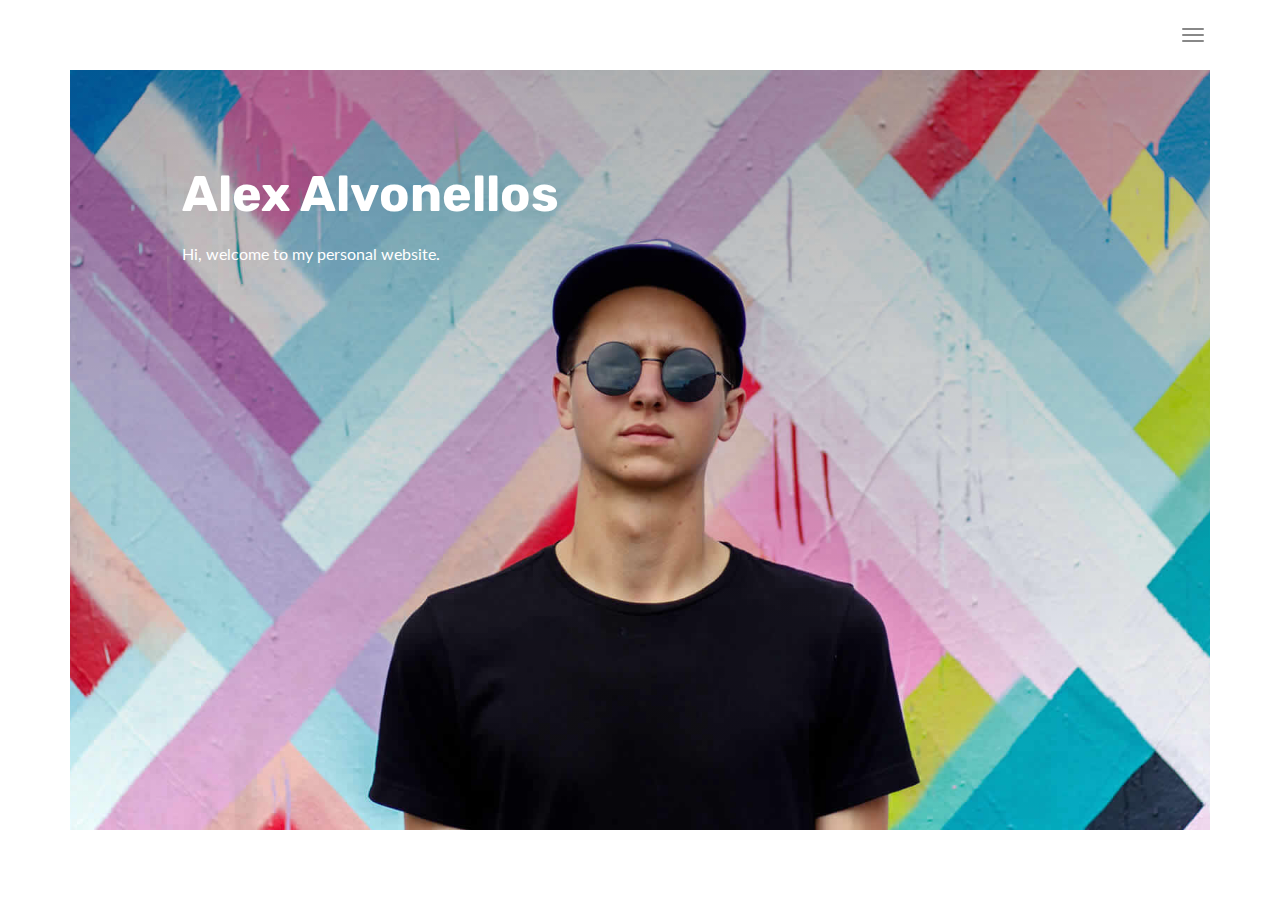
<file: index.html>
<!DOCTYPE html>
<html lang="en">

<head>
  <meta charset="UTF-8">
  <meta content="IE=edge" http-equiv="X-UA-Compatible">
  <meta content="width=device-width,initial-scale=1" name="viewport">
  <meta content="description" name="description">
  <meta name="google" content="notranslate" />

  <!-- Disable tap highlight on IE -->
  <meta name="msapplication-tap-highlight" content="no">
  
  <link rel="apple-touch-icon" sizes="180x180" href="./assets/apple-icon-180x180.png">
  <link href="./assets/favicon.ico" rel="icon">
  
  <title>Title page</title>  

<link href="./main.3da94fde.css" rel="stylesheet"></head>

<body>

 <!-- Add your content of header -->

<header>
  <nav class="navbar navbar-fixed-top navbar-default">
    <div class="container">
        <button type="button" class="navbar-toggle">
          <span class="sr-only">Toggle navigation</span>
          <span class="icon-bar"></span>
          <span class="icon-bar"></span>
          <span class="icon-bar"></span>
        </button>
        
      <nav class="navbar-fullscreen" id="navbar-middle">
        <button type="button" class="close" aria-label="Close"><span aria-hidden="true">&times;</span></button>
        <ul class="navbar-fullscreen-links">
          <li><a href="./index.html" title="">Home</a></li>
          <li><a href="./project.html" title="">Project</a></li>
          <li><a href="./about.html" title="">About me</a></li>
        </ul>

        <div class="footer-container">
          <p class="footer-share-icons">
            <a href="https://www.linkedin.com/in/alexander-alvonellos-1584a040/" class="fa-icon" title="">
              <i class="fa fa-linkedin" aria-hidden="true"></i>
            </a>
          </p>
        </div>
      </nav> 
    </div>
  </nav>
</header>

  
<div class="hero-full-container background-image-container white-text-container" style="background-image:url('./assets/images/img-home.jpg')">
  <div class="overlay-gradient"></div>
  <div class="container">
    <div class="row">
      <div class="col-xs-12 col-md-7 col-md-offset-1">
        <div class="hero-full-wrapper">
          <div class="text-content">
            <h1>Alex Alvonellos</h1>
            <p>Hi, welcome to my personal website. </p>
          </div>
        </div>
      </div>
    </div>
  </div>
</div>

<script>
  document.addEventListener("DOMContentLoaded", function (event) {
    navbarFixedTopAnimation();
    closeMenuBeforeGoingToPage();
  });
</script>




<script>
    document.addEventListener("DOMContentLoaded", function (event) {
      navbarToggleSidebar();
      closeMenuBeforeGoingToPage();
      navActivePage();
    });
</script>
 <script type="text/javascript" src="./main.4c6e144e.js"></script></body>

</html>
</file>
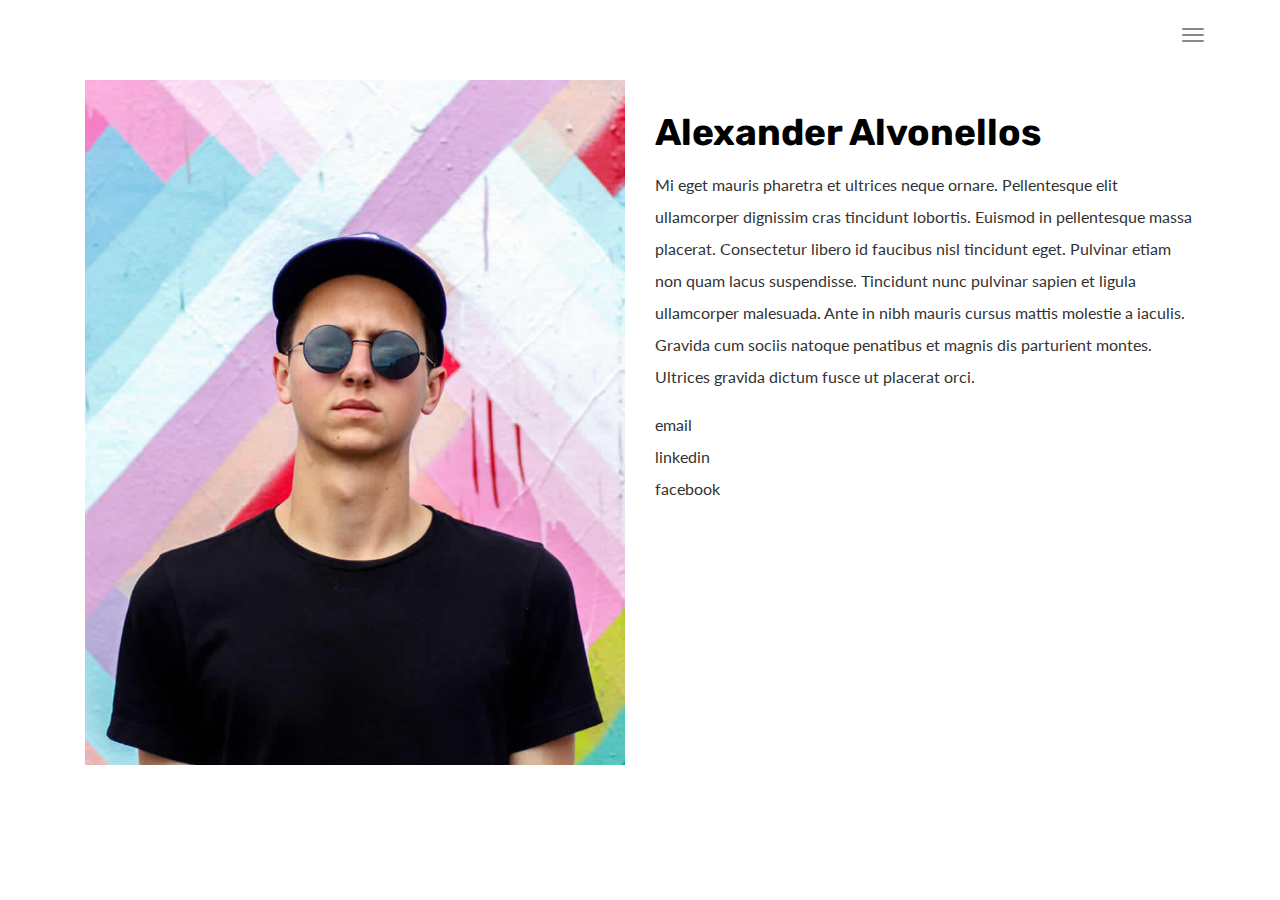
<file: about.html>
<!DOCTYPE html>
<html lang="en">

<head>
  <meta charset="UTF-8">
  <meta content="IE=edge" http-equiv="X-UA-Compatible">
  <meta content="width=device-width,initial-scale=1" name="viewport">
  <meta content="description" name="description">
  <meta name="google" content="notranslate" />

  <!-- Disable tap highlight on IE -->
  <meta name="msapplication-tap-highlight" content="no">
  
  <link rel="apple-touch-icon" sizes="180x180" href="./assets/apple-icon-180x180.png">
  <link href="./assets/favicon.ico" rel="icon">
  
  <title>Title page</title>  

<link href="./main.3da94fde.css" rel="stylesheet"></head>

<body>

<!-- Add your content of header -->

<header>
  <nav class="navbar navbar-fixed-top navbar-default">
    <div class="container">
        <button type="button" class="navbar-toggle">
          <span class="sr-only">Toggle navigation</span>
          <span class="icon-bar"></span>
          <span class="icon-bar"></span>
          <span class="icon-bar"></span>
        </button>
        
      <nav class="navbar-fullscreen" id="navbar-middle">
        <button type="button" class="close" aria-label="Close"><span aria-hidden="true">&times;</span></button>
        <ul class="navbar-fullscreen-links">
          <li><a href="./index.html" title="">Home</a></li>
          <li><a href="./project.html" title="">Project</a></li>
          <li><a href="./about.html" title="">About me</a></li>
        </ul>

        <div class="footer-container">
          <p class="footer-share-icons">
            <a href="https://www.linkedin.com/in/alexander-alvonellos-1584a040/" class="fa-icon" title="">
              <i class="fa fa-linkedin" aria-hidden="true"></i>
            </a>
          </p>
        </div>
      </nav> 
    </div>
  </nav>
</header>
<div class="section-container content-container">
    <div class="container">
        <div class="row">
            <div class="col-xs-12">
                <div class="col-md-6">
                    <img src="./assets/images/img-profil.jpg" class="img-responsive" alt=""> 
                </div>
                <div class="col-md-6">
                    <h1 class="h2">Alexander Alvonellos</h1>
                    <p>Mi eget mauris pharetra et ultrices neque ornare. Pellentesque elit ullamcorper dignissim cras tincidunt
                        lobortis. Euismod in pellentesque massa placerat. Consectetur libero id faucibus nisl tincidunt eget.
                        Pulvinar etiam non quam lacus suspendisse. Tincidunt nunc pulvinar sapien et ligula ullamcorper malesuada.
                        Ante in nibh mauris cursus mattis molestie a iaculis. Gravida cum sociis natoque penatibus et magnis
                        dis parturient montes. Ultrices gravida dictum fusce ut placerat orci.</p>

                    <ul class="list-unstyled">
                        <li>
                            <a href="mailto:alex@alvonellos" title="" class="link-like-text">email</a>
                        </li>
                        <li>
                            <a href="https://www.linkedin.com/in/alexander-alvonellos-1584a040/" title="" class="link-like-text">linkedin</a>
                        </li>
                        <li>
                            <a href="https://www.facebook.com/profile.php?id=100009265353901" title="" class="link-like-text">facebook</a>
                        </li>
                        <li>
                       <!---     <a href="https://www.instagram.com/" title="" class="link-like-text">instagram</a>
                        </li>
                        <li>
                        <a href="https://twitter.com/" title="" class="link-like-text">tiiiwitter</a> 
                        </li>
                        <li>
                            <a href="https://www.behance.net" title="" class="link-like-text">behance</a>
                        </li>--!>
                    </ul>
                </div>
            </div>
        </div>
    </div>
</div>




<script>
    document.addEventListener("DOMContentLoaded", function (event) {
      navbarToggleSidebar();
      closeMenuBeforeGoingToPage();
      navActivePage();
    });
</script>
 <script type="text/javascript" src="./main.4c6e144e.js"></script></body>

</html>
</file>
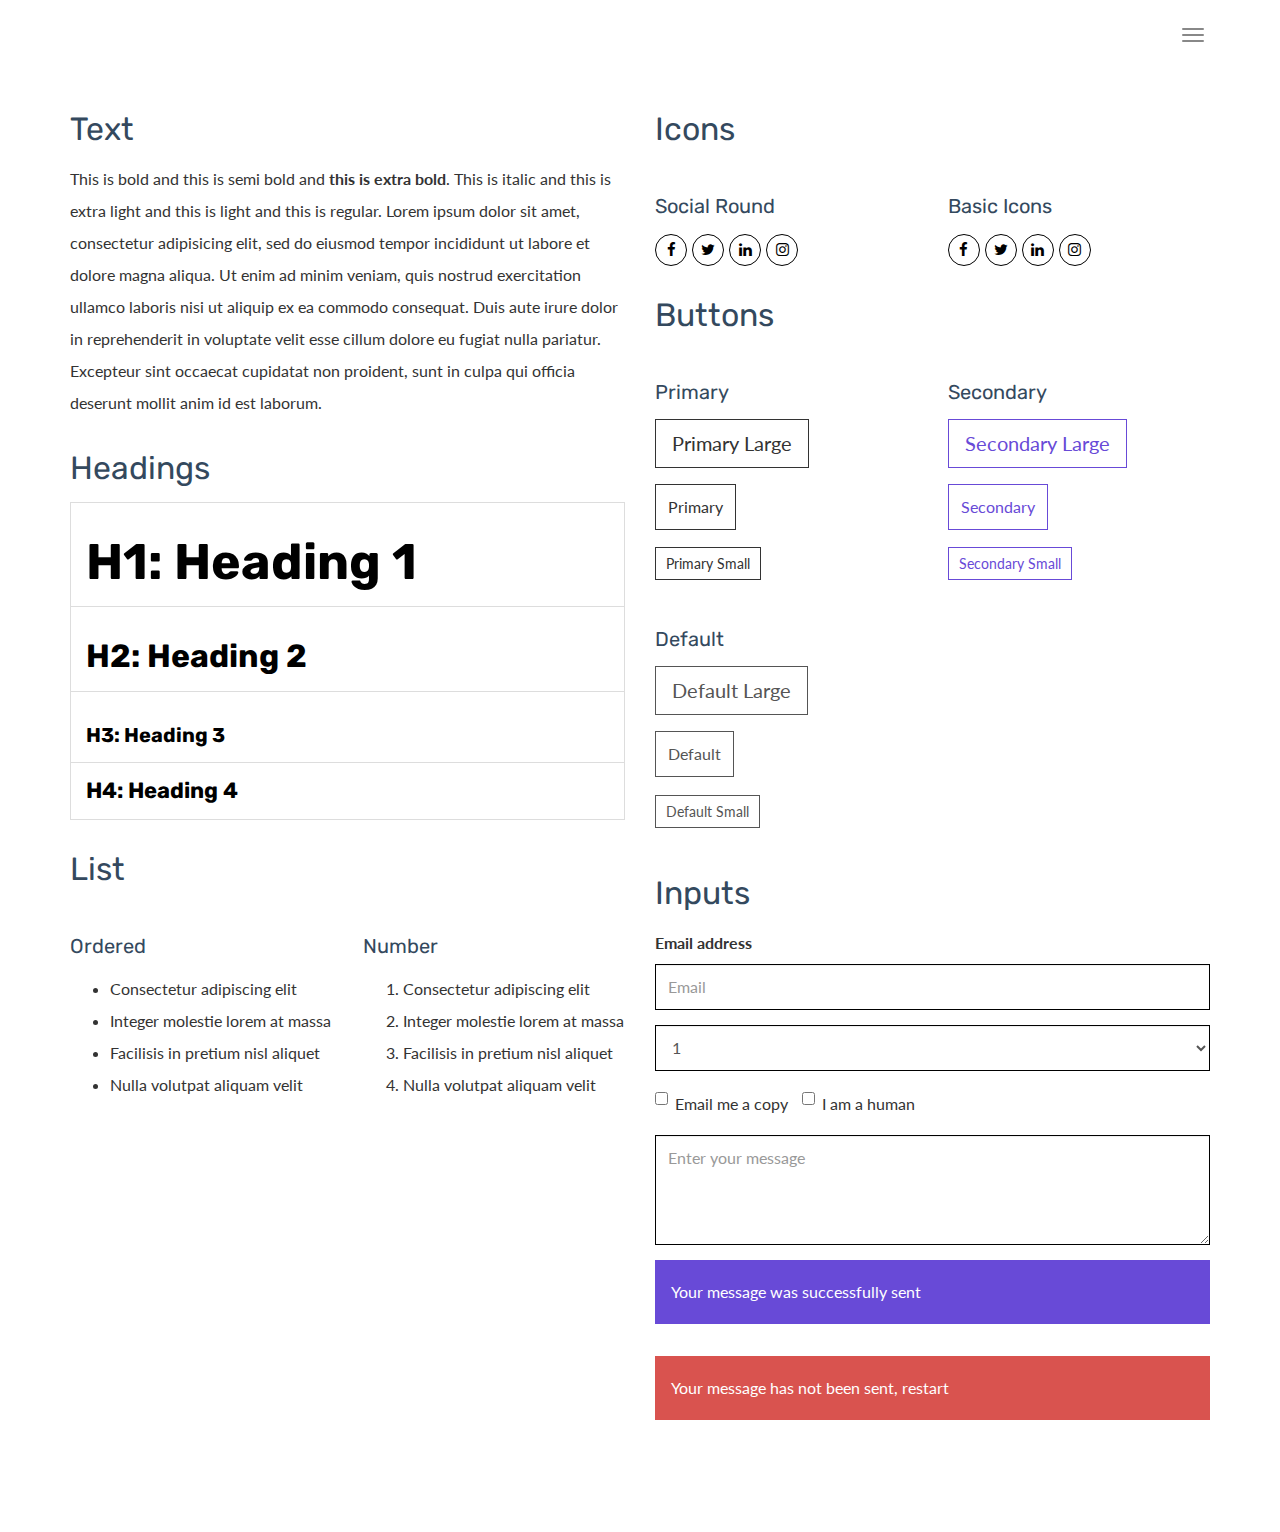
<file: components.html>
<!DOCTYPE html>
<html lang="en">

<head>
  <meta charset="UTF-8">
  <meta content="IE=edge" http-equiv="X-UA-Compatible">
  <meta content="width=device-width,initial-scale=1" name="viewport">
  <meta content="description" name="description">
  <meta name="google" content="notranslate" />
  <meta content="Mashup templates have been developped by Orson.io team" name="author">

  <!-- Disable tap highlight on IE -->
  <meta name="msapplication-tap-highlight" content="no">
  
  <link rel="apple-touch-icon" sizes="180x180" href="./assets/apple-icon-180x180.png">
  <link href="./assets/favicon.ico" rel="icon">
  
  <title>Title page</title>  

<link href="./main.3da94fde.css" rel="stylesheet"></head>

<body>

 <!-- Add your content of header -->

<header>
  <nav class="navbar navbar-fixed-top navbar-default">
    <div class="container">
        <button type="button" class="navbar-toggle">
          <span class="sr-only">Toggle navigation</span>
          <span class="icon-bar"></span>
          <span class="icon-bar"></span>
          <span class="icon-bar"></span>
        </button>
        
      <nav class="navbar-fullscreen" id="navbar-middle">
        <button type="button" class="close" aria-label="Close"><span aria-hidden="true">&times;</span></button>
        <ul class="navbar-fullscreen-links">
          <li><a href="./index.html" title="">Home</a></li>
          <li><a href="./project.html" title="">Project</a></li>
          <li><a href="./about.html" title="">About me</a></li>
          <li><a href="./components.html" title="">Components</a></li>
        </ul>
        <div class="footer-container">
          <p class="footer-share-icons">
            <a href="https://www.linkedin.com/in/alexander-alvonellos-1584a040/" class="fa-icon" title="">
              <i class="fa fa-linkedin" aria-hidden="true"></i>
            </a>
          </p>
        </div>
      </nav> 
    </div>
  </nav>
</header>

<div class="section-container">
  <!-- Add your site or app content here -->
  <div class="container">
    <div class="row">
      <div class="col-xs-12 col-md-6">

        <div class="template-example">
          <h2 class="template-title-example">Text</h2>
          <p>This is bold and this is semi bold and <b>this is extra bold</b>. This is italic and this is extra light and this is light
          and this is regular. Lorem ipsum dolor sit amet, consectetur adipisicing elit, sed do eiusmod
          tempor incididunt ut labore et dolore magna aliqua. Ut enim ad minim veniam,
          quis nostrud exercitation ullamco laboris nisi ut aliquip ex ea commodo
          consequat. Duis aute irure dolor in <a href="" title="">reprehenderit</a> in voluptate velit esse
          cillum dolore eu fugiat nulla pariatur. Excepteur sint occaecat cupidatat non
          proident, sunt in culpa qui officia deserunt mollit anim id est laborum.
          </p>
        </div>

        <div class="template-example">
          <h2 class="template-title-example">Headings</h2>
          
          <table class="table table-bordered">
            <tr><td><h1>H1: Heading 1</h1></td></tr>
            <tr><td><h2>H2: Heading 2</h2></td></tr>
            <tr><td><h3>H3: Heading 3</h3></td></tr>
            <tr><td><h4>H4: Heading 4</h4></td></tr>
          </table>
        </div>

        <div class="template-example">
          <h2 class="template-title-example">List</h2>
          <div class="row">
            <div class="col-md-6">
              <h3 class="template-title-example">Ordered</h3>
              <ul>
                <li>Consectetur adipiscing elit</li>
                <li>Integer molestie lorem at massa</li>
                <li>Facilisis in pretium nisl aliquet</li>
                <li>Nulla volutpat aliquam velit</li>
              </ul>
            </div>
            <div class="col-md-6">
              <h3 class="template-title-example">Number</h3>
              <ol>
                <li>Consectetur adipiscing elit</li>
                <li>Integer molestie lorem at massa</li>
                <li>Facilisis in pretium nisl aliquet</li>
                <li>Nulla volutpat aliquam velit</li>
              </ol>
            </div>
          </div>
        </div>

        
      </div>

      <div class="col-xs-12 col-md-6">
        <div class="template-example">
          <h2 class="template-title-example">Icons</h2>
          
          <div class="row">
            <div class="col-md-6">
              <h3 class="template-title-example">Social Round</h2>
              <ul class="list-icons">
                <li>
                  <a href="" class="social-round-icon fa-icon">
                    <i class="fa fa-facebook"></i>
                  </a>
                </li>
                <li>
                  <a href="" class="social-round-icon fa-icon">
                    <i class="fa fa-twitter"></i>
                  </a>
                </li>
                <li>
                  <a href="" class="social-round-icon fa-icon">
                    <i class="fa fa-linkedin"></i>
                  </a>
                </li>
                <li>
                  <a href="" class="social-round-icon fa-icon">
                    <i class="fa fa-instagram"></i>
                  </a>
                </li>
              </ul>
            </div>
            <div class="col-md-6">
               <h3 class="template-title-example">Basic Icons</h2>
                <ul class="list-icons">
                  <li>
                    <span class="fa-icon">
                      <i class="fa fa-facebook"></i>
                    </span>
                  </li>
                  <li>
                    <span class="fa-icon">
                      <i class="fa fa-twitter"></i>
                    </span>
                  </li>
                  <li>
                    <span class="fa-icon">
                      <i class="fa fa-linkedin"></i>
                    </span>
                  </li>
                  <li>
                    <span class="fa-icon">
                      <i class="fa fa-instagram"></i>
                    </span>
                  </li>
                </ul>
            </div>

          </div>


          


        </div>

        <div class="template-example">
          <h2 class="template-title-example">Buttons</h2>
          <div class="row">
            <div class="col-md-6">
              <h3 class="template-title-example">Primary</h2>
              <div class="row">
                  <div class="col-md-6">
                  <p><a href="" class="btn btn-primary btn-lg">Primary Large</a></p>
                  <p><a href="" class="btn btn-primary">Primary </a></p>
                  <p><a href="" class="btn btn-primary btn-sm">Primary Small</a></p>
                </div>
              </div>

              <h3 class="template-title-example">Default</h2>
              <div class="row">
                  <div class="col-md-6">
                  <p><a href="" class="btn btn-default btn-lg">Default Large</a></p>
                  <p><a href="" class="btn btn-default">Default </a></p>
                  <p><a href="" class="btn btn-default btn-sm">Default Small</a></p>
                </div>
              </div>

            </div>

            <div class="col-md-6">
              <h3 class="template-title-example">Secondary</h2>
              <div class="row">
                  <div class="col-md-6">
                  <p><a href="" class="btn btn-info btn-lg">Secondary Large</a></p>
                  <p><a href="" class="btn btn-info">Secondary </a></p>
                  <p><a href="" class="btn btn-info btn-sm">Secondary Small</a></p>
                </div>
              </div>
            </div>
          </div>
        </div>
        
        <div class="template-example">
          <h2 class="template-title-example">Inputs</h2>

            <div class="form-group">
              <label for="exampleInputEmail1">Email address</label>
              <input type="email" class="form-control" id="exampleInputEmail1" placeholder="Email">
            </div>

            <div class="form-group">
              <select class="form-control">
                <option>1</option>
                <option>2</option>
                <option>3</option>
                <option>4</option>
                <option>5</option>
              </select>
            </div>

            <div class="form-group">
              <label class="checkbox-inline">
                <input 
                type="checkbox" id="inlineCheckbox1" value="option1"> Email me a copy
              </label>
              <label class="checkbox-inline">
                <input type="checkbox" id="inlineCheckbox2" value="option2"> I am a human
              </label>
            </div>

            <div class="form-group">
              <textarea class="form-control" rows="3" placeholder="Enter your message"></textarea>
            </div>
            
            <div class="alert alert-success" role="alert">Your message was successfully sent</div>
            <div class="alert alert-danger" role="alert">Your message has not been sent, restart</div>
        </div>




      </div>
    </div>
  </div>

</div>




<script>
    document.addEventListener("DOMContentLoaded", function (event) {
      navbarToggleSidebar();
      closeMenuBeforeGoingToPage();
      navActivePage();
    });
</script>
 <script type="text/javascript" src="./main.4c6e144e.js"></script></body>

</html>
</file>
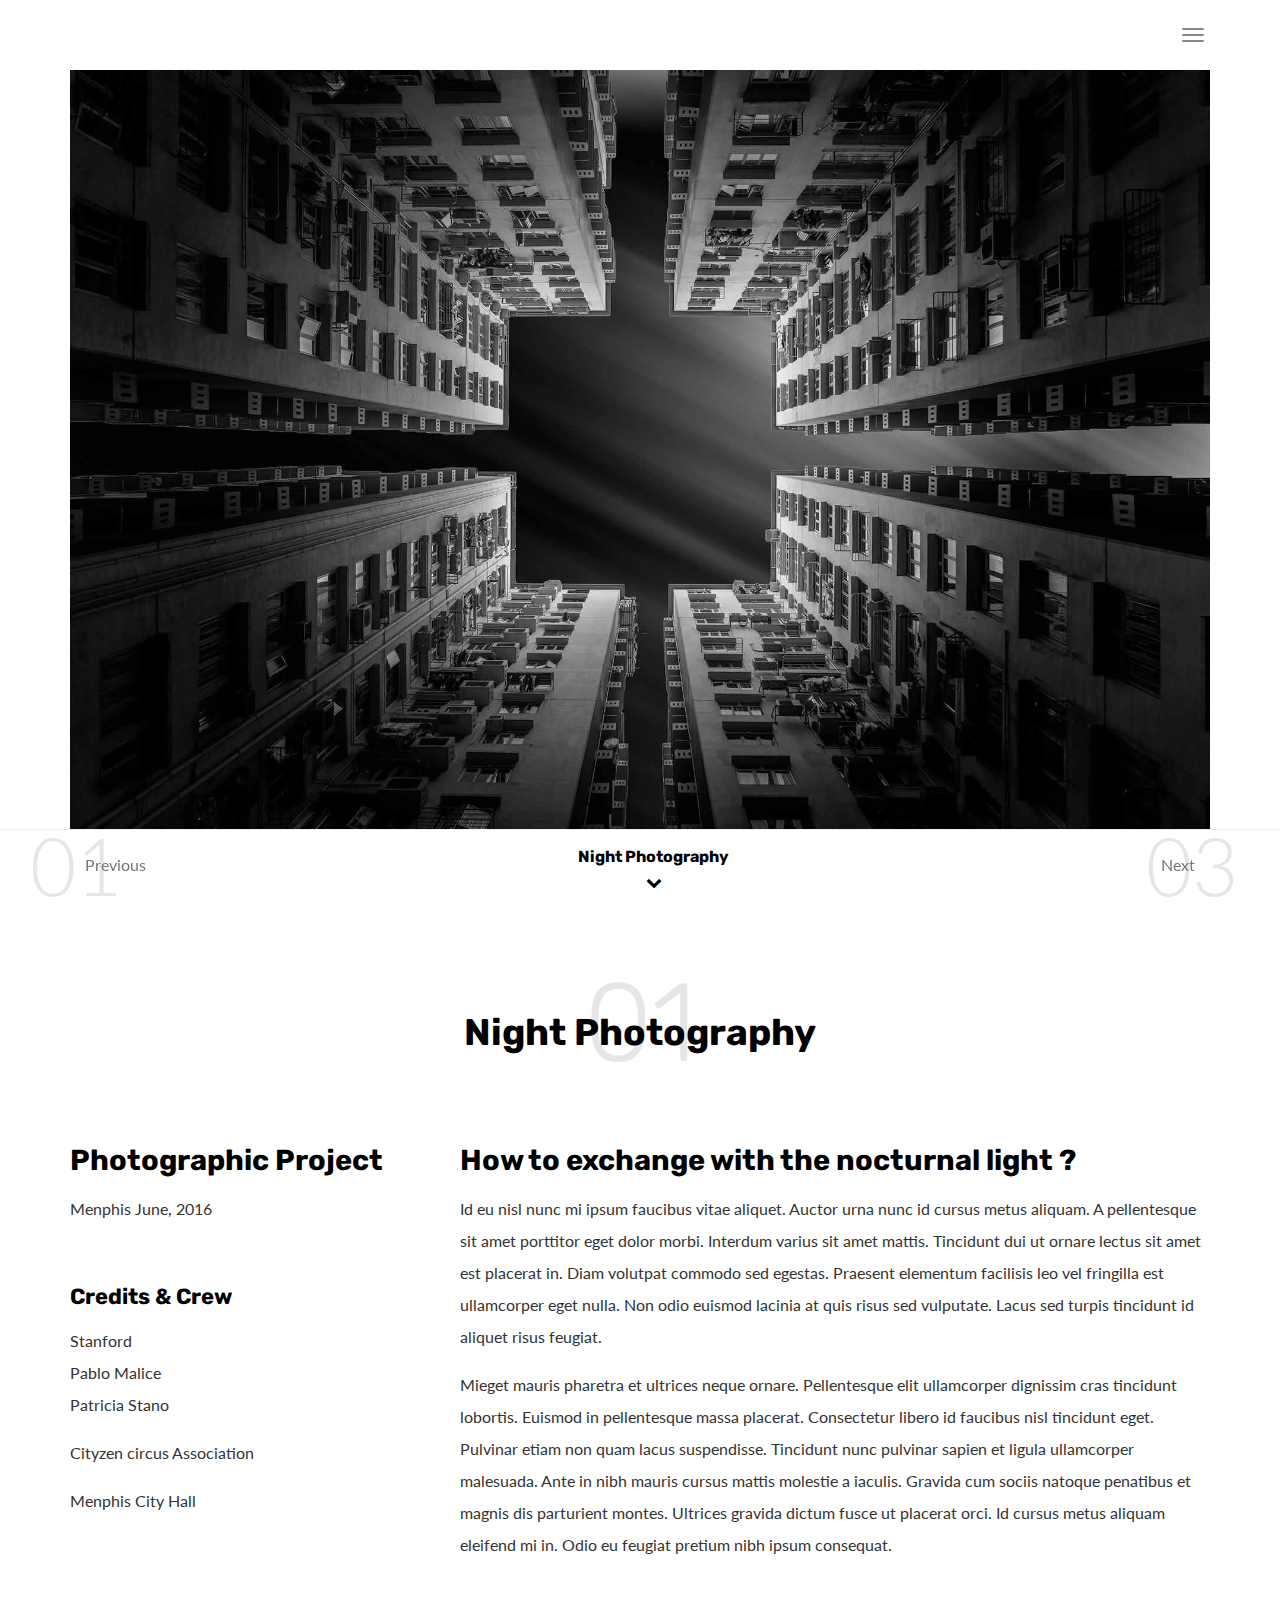
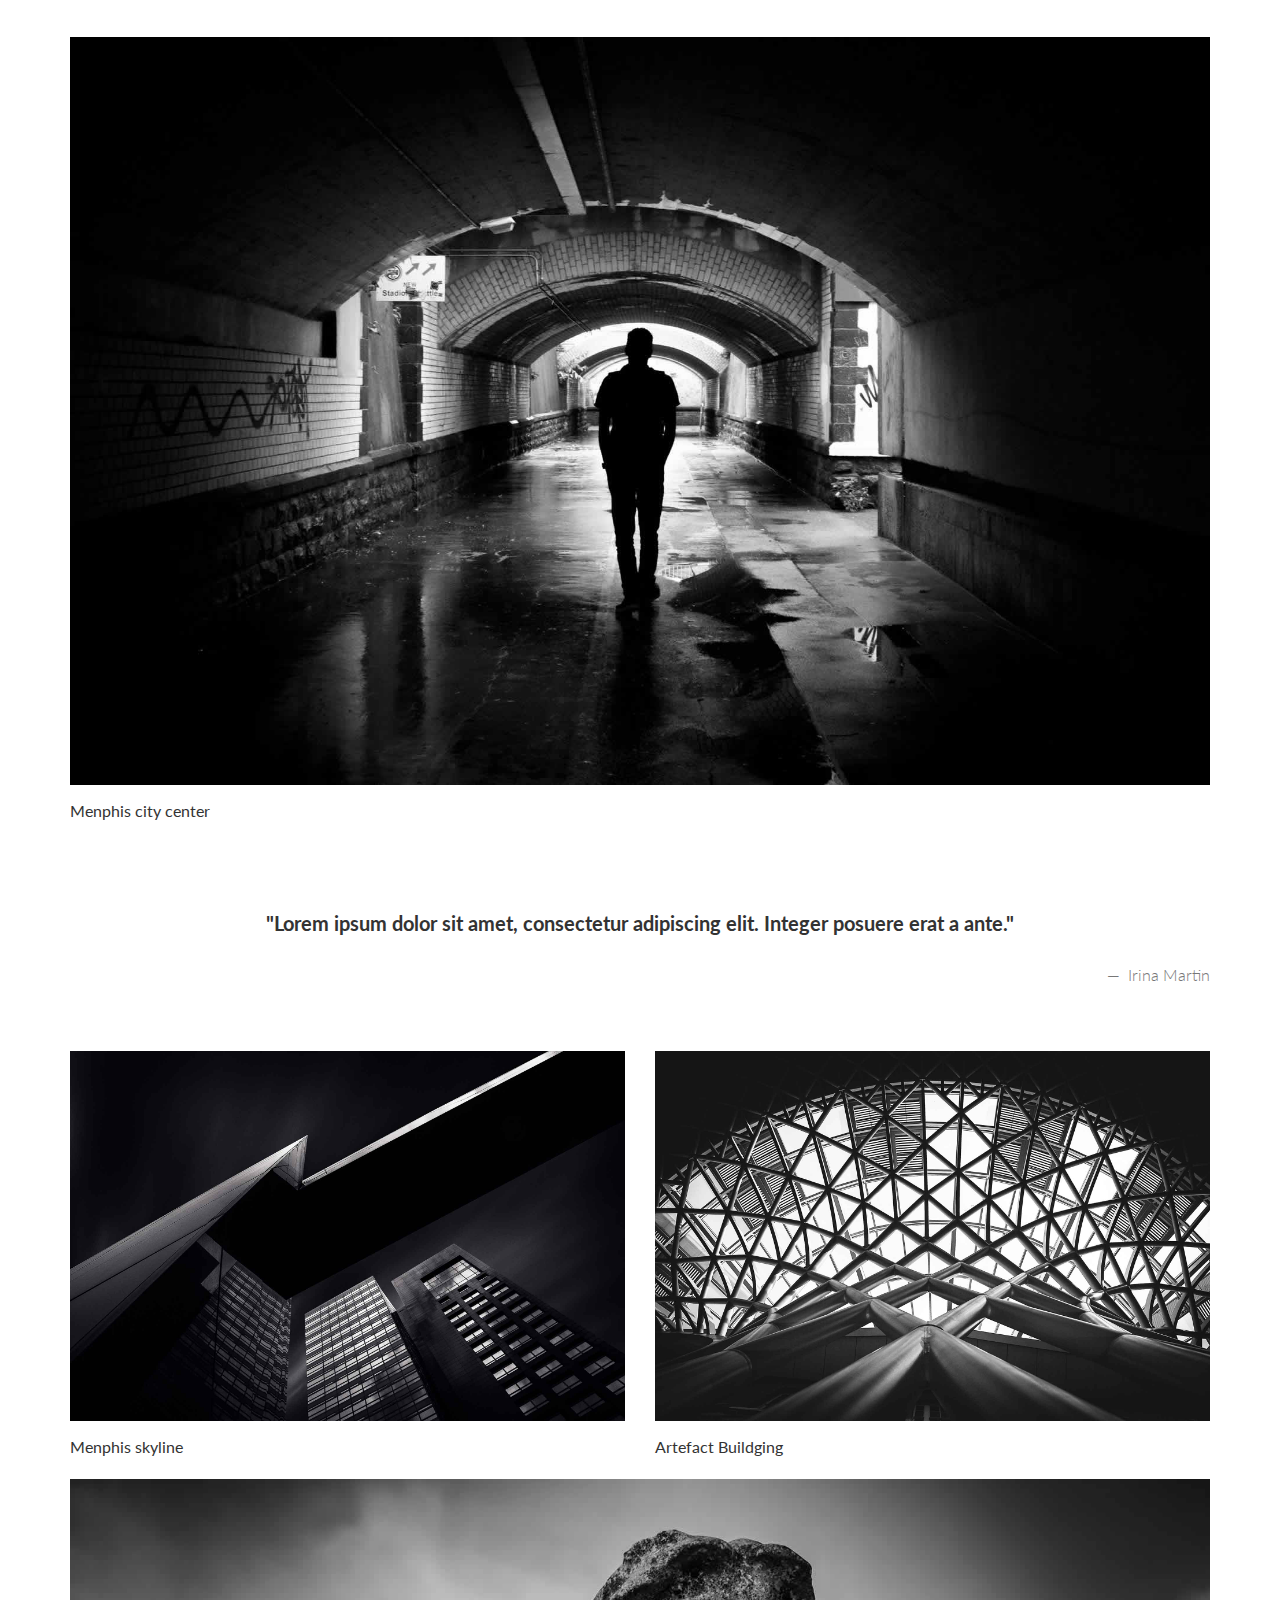
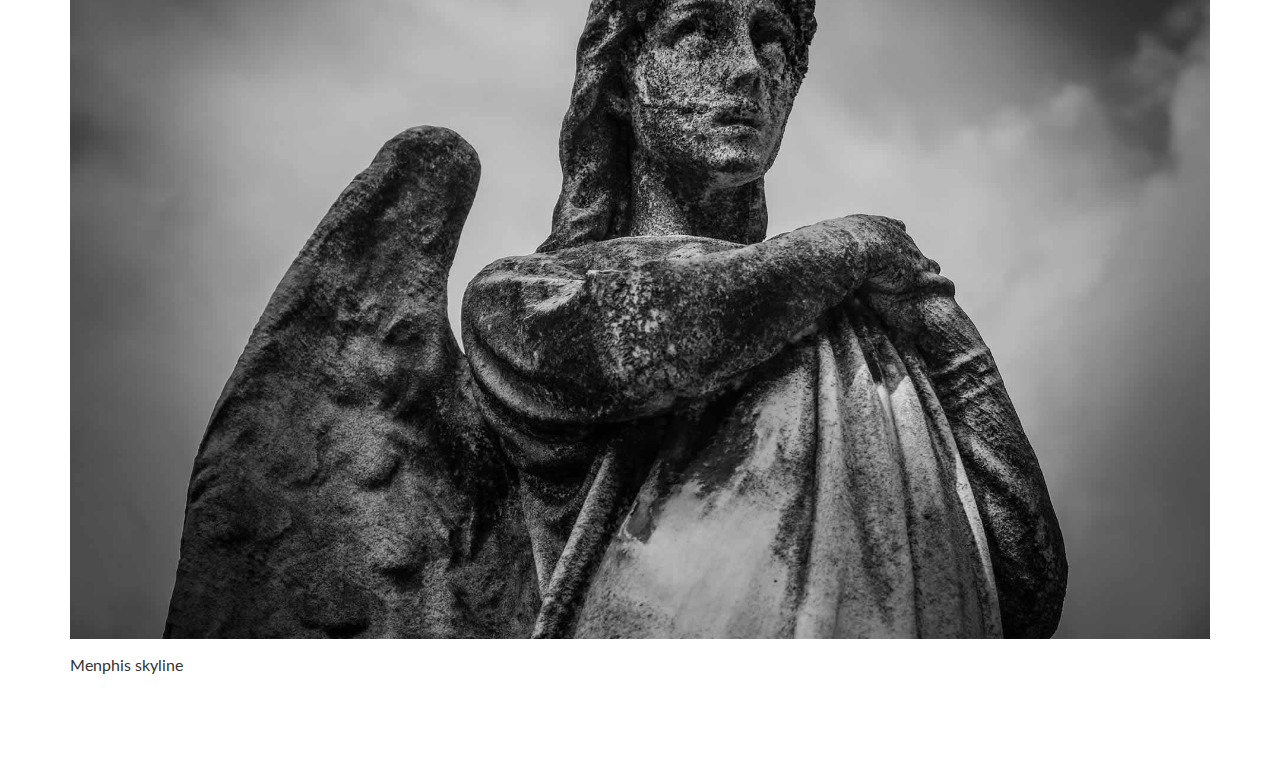
<file: project.html>
<!DOCTYPE html>
<html lang="en">

<head>
  <meta charset="UTF-8">
  <meta content="IE=edge" http-equiv="X-UA-Compatible">
  <meta content="width=device-width,initial-scale=1" name="viewport">
  <meta content="description" name="description">
  <meta name="google" content="notranslate" />

  <!-- Disable tap highlight on IE -->
  <meta name="msapplication-tap-highlight" content="no">
  
  <link rel="apple-touch-icon" sizes="180x180" href="./assets/apple-icon-180x180.png">
  <link href="./assets/favicon.ico" rel="icon">
  
  <title>Alex Alvonellos - Projects</title>  

<link href="./main.3da94fde.css" rel="stylesheet"></head>

<body>

 <!-- Add your content of header -->

<header>
  <nav class="navbar navbar-fixed-top navbar-default">
    <div class="container">
        <button type="button" class="navbar-toggle">
          <span class="sr-only">Toggle navigation</span>
          <span class="icon-bar"></span>
          <span class="icon-bar"></span>
          <span class="icon-bar"></span>
        </button>
        
      <nav class="navbar-fullscreen" id="navbar-middle">
        <button type="button" class="close" aria-label="Close"><span aria-hidden="true">&times;</span></button>
        <ul class="navbar-fullscreen-links">
          <li><a href="./index.html" title="">Home</a></li>
          <li><a href="./project.html" title="">Project</a></li>
          <li><a href="./about.html" title="">About me</a></li>
        </ul>

        <div class="footer-container">
          <p class="footer-share-icons">
            <a href="https://www.linkedin.com/in/alexander-alvonellos-1584a040/" class="fa-icon" title="">
              <i class="fa fa-linkedin" aria-hidden="true"></i>
            </a>
          </p>
        </div>
      </nav> 
    </div>
  </nav>
</header>
<div class="hero-full-container background-image-container white-text-container" style="background-image:url('./assets/images/img-08.jpg')">
  <div class="container">
    <div class="row">
      <div class="col-xs-12">
        <div class="hero-full-wrapper">
          <div class="text-content  text-center">
          </div>
        </div>
      </div>
    </div>
  </div>
</div>

<div class="section-container">
  <div class="container">
    <div class="row">
      <div class="col-xs-12">
        <div class="text-center section-container-spacer">
          <h2 class="with-project-number"><span class="project-number">01</span>Night Photography</h2>
        </div>
        <div class="row section-container-spacer">
          <div class="col-md-4">
              <div class="section-container-spacer">
                <h3>Photographic Project</h3>
                <p>Menphis June, 2016</p>
              </div>

              <h4>Credits & Crew</h4>
              
              <ul class="list-unstyled">
                <li>Stanford</li> 
                <li>Pablo Malice</li>
                <li>Patricia Stano</li>
              </ul>
              

              <p>Cityzen circus Association</p>
              <p>Menphis City Hall</p>
          </div>
          <div class="col-md-8">
            <h3>How to exchange with the nocturnal light ?</h3>
            <p>Id eu nisl nunc mi ipsum faucibus vitae aliquet. Auctor urna nunc id cursus metus aliquam. A pellentesque sit amet
              porttitor eget dolor morbi. Interdum varius sit amet mattis. Tincidunt dui ut ornare lectus sit amet est placerat
              in. Diam volutpat commodo sed egestas. Praesent elementum facilisis leo vel fringilla est ullamcorper eget nulla.
              Non odio euismod lacinia at quis risus sed vulputate. Lacus sed turpis tincidunt id aliquet risus feugiat.</p>
              <p> Mieget mauris pharetra et ultrices neque ornare. Pellentesque elit ullamcorper dignissim cras tincidunt lobortis.
              Euismod in pellentesque massa placerat. Consectetur libero id faucibus nisl tincidunt eget. Pulvinar etiam non
              quam lacus suspendisse. Tincidunt nunc pulvinar sapien et ligula ullamcorper malesuada. Ante in nibh mauris cursus
              mattis molestie a iaculis. Gravida cum sociis natoque penatibus et magnis dis parturient montes. Ultrices gravida
              dictum fusce ut placerat orci. Id cursus metus aliquam eleifend mi in. Odio eu feugiat pretium nibh ipsum consequat.
            </p>
          </div>
        </div>


        <img src="./assets/images/img-03.jpg" alt="" class="img-responsive">
        <p>Menphis city center</p>

        <blockquote class="text-center large-spacing">
            <p>"Lorem ipsum dolor sit amet, consectetur adipiscing elit. Integer posuere erat a ante."</p>
            <small class="pull-right">Irina Martin</small>
        </blockquote>
        
        <div class="row">
            <div class="col-md-6">
            <img src="./assets/images/img-02.jpg" class="img-responsive" alt="">
            <p>Menphis skyline</p>
            </div>
            <div class="col-md-6">
            <img src="./assets/images/img-01.jpg" class="img-responsive" alt="">
            <p>Artefact Buildging</p>
            </div>
        </div>

        <img src="./assets/images/img-04.jpg" class="img-responsive" alt="">
        <p>Menphis skyline</p>

      </div>
    </div>
  </div>
</div>

<div class="navbar navbar-default navbar-fixed-bottom">
  <div class="container">
    <div class="row">
      <div class="col-xs-12 text-center">
        <ul class="navbar-nav nav">
          <li>
            <a href="" title="" class="project-nav left"><span class="project-number">01</span>Previous</a>
          </li>
        </ul>
        <p class="h5 navbar-text">Night Photography <i class="fa fa-chevron-down arrow-down" aria-hidden="true"></i></p>

        <ul class="navbar-nav nav navbar-right">
          <li>
            <a href="" title="" class="project-nav right"><span class="project-number">03</span>Next </a>
          </li>
        </ul>
      </div>
    </div>
  </div>
</div>





<script>
    document.addEventListener("DOMContentLoaded", function (event) {
      navbarToggleSidebar();
      closeMenuBeforeGoingToPage();
      navActivePage();
    });
</script>
 <script type="text/javascript" src="./main.4c6e144e.js"></script></body>

</html>
</file>
<file: main.3da94fde.css>
@import url(https://fonts.googleapis.com/css?family=Lato:300,700|Rubik:400,700);@import url(https://maxcdn.bootstrapcdn.com/font-awesome/4.7.0/css/font-awesome.min.css);/*!
 * Bootstrap v3.3.7 (http://getbootstrap.com)
 * Copyright 2011-2016 Twitter, Inc.
 * Licensed under MIT (https://github.com/twbs/bootstrap/blob/master/LICENSE)
 */
/*! normalize.css v3.0.3 | MIT License | github.com/necolas/normalize.css */html{font-family:sans-serif;-ms-text-size-adjust:100%;-webkit-text-size-adjust:100%}body{margin:0}article,aside,details,figcaption,figure,footer,header,hgroup,main,menu,nav,section,summary{display:block}audio,canvas,progress,video{display:inline-block;vertical-align:baseline}audio:not([controls]){display:none;height:0}[hidden],template{display:none}a{background-color:transparent}a:active,a:hover{outline:0}abbr[title]{border-bottom:1px dotted}b,strong{font-weight:700}dfn{font-style:italic}h1{font-size:2em;margin:.67em 0}mark{background:#ff0;color:#000}small{font-size:80%}sub,sup{font-size:75%;line-height:0;position:relative;vertical-align:baseline}sup{top:-.5em}sub{bottom:-.25em}img{border:0}svg:not(:root){overflow:hidden}figure{margin:1em 40px}hr{box-sizing:content-box;height:0}pre{overflow:auto}code,kbd,pre,samp{font-family:monospace,monospace;font-size:1em}button,input,optgroup,select,textarea{color:inherit;font:inherit;margin:0}button{overflow:visible}button,select{text-transform:none}button,html input[type=button],input[type=reset],input[type=submit]{-webkit-appearance:button;cursor:pointer}button[disabled],html input[disabled]{cursor:default}button::-moz-focus-inner,input::-moz-focus-inner{border:0;padding:0}input{line-height:normal}input[type=checkbox],input[type=radio]{box-sizing:border-box;padding:0}input[type=number]::-webkit-inner-spin-button,input[type=number]::-webkit-outer-spin-button{height:auto}input[type=search]{-webkit-appearance:textfield;box-sizing:content-box}input[type=search]::-webkit-search-cancel-button,input[type=search]::-webkit-search-decoration{-webkit-appearance:none}fieldset{border:1px solid silver;margin:0 2px;padding:.35em .625em .75em}textarea{overflow:auto}optgroup{font-weight:700}table{border-collapse:collapse;border-spacing:0}td,th{padding:0}

/*! Source: https://github.com/h5bp/html5-boilerplate/blob/master/src/css/main.css */@media print{*,:after,:before{background:transparent!important;color:#000!important;box-shadow:none!important;text-shadow:none!important}a,a:visited{text-decoration:underline}a[href]:after{content:" (" attr(href) ")"}abbr[title]:after{content:" (" attr(title) ")"}a[href^="#"]:after,a[href^="javascript:"]:after{content:""}blockquote,pre{border:1px solid #999;page-break-inside:avoid}thead{display:table-header-group}img,tr{page-break-inside:avoid}img{max-width:100%!important}h2,h3,p{orphans:3;widows:3}h2,h3{page-break-after:avoid}.navbar{display:none}.btn>.caret,.dropup>.btn>.caret{border-top-color:#000!important}.label{border:1px solid #000}.table{border-collapse:collapse!important}.table td,.table th{background-color:#fff!important}.table-bordered td,.table-bordered th{border:1px solid #ddd!important}}*,:after,:before{-webkit-box-sizing:border-box;-moz-box-sizing:border-box;box-sizing:border-box}html{font-size:10px;-webkit-tap-highlight-color:transparent}body{font-family:Lato,Helvetica,Arial,sans-serif;font-size:16px;line-height:2;color:#333;background-color:#fff}button,input,select,textarea{font-family:inherit;font-size:inherit;line-height:inherit}a{color:#333;text-decoration:none}a:focus,a:hover{color:#0d0d0d;text-decoration:underline}a:focus{outline:5px auto -webkit-focus-ring-color;outline-offset:-2px}figure{margin:0}img{vertical-align:middle}.img-responsive{display:block;max-width:100%;height:auto}.img-rounded{border-radius:0}.img-thumbnail{padding:4px;line-height:2;background-color:#fff;border:1px solid #ddd;border-radius:0;-webkit-transition:all .2s ease-in-out;-o-transition:all .2s ease-in-out;transition:all .2s ease-in-out;display:inline-block;max-width:100%;height:auto}.img-circle{border-radius:50%}hr{margin-top:32px;margin-bottom:32px;border:0;border-top:1px solid #eee}.sr-only{position:absolute;width:1px;height:1px;margin:-1px;padding:0;overflow:hidden;clip:rect(0,0,0,0);border:0}.sr-only-focusable:active,.sr-only-focusable:focus{position:static;width:auto;height:auto;margin:0;overflow:visible;clip:auto}[role=button]{cursor:pointer}.h1,.h2,.h3,.h4,.h5,.h6,h1,h2,h3,h4,h5,h6{font-family:Rubik,Helvetica,Arial,sans-serif;font-weight:700;line-height:1.1;color:#000}.h1 .small,.h1 small,.h2 .small,.h2 small,.h3 .small,.h3 small,.h4 .small,.h4 small,.h5 .small,.h5 small,.h6 .small,.h6 small,h1 .small,h1 small,h2 .small,h2 small,h3 .small,h3 small,h4 .small,h4 small,h5 .small,h5 small,h6 .small,h6 small{font-weight:400;line-height:1;color:#777}.h1,.h2,.h3,h1,h2,h3{margin-top:32px;margin-bottom:16px}.h1 .small,.h1 small,.h2 .small,.h2 small,.h3 .small,.h3 small,h1 .small,h1 small,h2 .small,h2 small,h3 .small,h3 small{font-size:65%}.h4,.h5,.h6,h4,h5,h6{margin-top:16px;margin-bottom:16px}.h4 .small,.h4 small,.h5 .small,.h5 small,.h6 .small,.h6 small,h4 .small,h4 small,h5 .small,h5 small,h6 .small,h6 small{font-size:75%}.h1,h1{font-size:50px}.h2,h2{font-size:37px}.h3,h3{font-size:29px}.h4,h4{font-size:22px}.h5,h5{font-size:16px}.h6,h6{font-size:14px}p{margin:0 0 16px}.lead{margin-bottom:32px;font-size:18px;font-weight:300;line-height:1.4}@media (min-width:768px){.lead{font-size:24px}}.small,small{font-size:87%}.mark,mark{background-color:#fcf8e3;padding:.2em}.text-left{text-align:left}.text-right{text-align:right}.text-center{text-align:center}.text-justify{text-align:justify}.text-nowrap{white-space:nowrap}.text-lowercase{text-transform:lowercase}.initialism,.text-uppercase{text-transform:uppercase}.text-capitalize{text-transform:capitalize}.text-muted{color:#777}.text-primary{color:#333}a.text-primary:focus,a.text-primary:hover{color:#1a1a1a}.text-success{color:#fff}a.text-success:focus,a.text-success:hover{color:#e6e6e6}.text-info{color:#31708f}a.text-info:focus,a.text-info:hover{color:#245269}.text-warning{color:#8a6d3b}a.text-warning:focus,a.text-warning:hover{color:#66512c}.text-danger{color:#fff}a.text-danger:focus,a.text-danger:hover{color:#e6e6e6}.bg-primary{color:#fff;background-color:#333}a.bg-primary:focus,a.bg-primary:hover{background-color:#1a1a1a}.bg-success{background-color:#684ad7}a.bg-success:focus,a.bg-success:hover{background-color:#4b2bc3}.bg-info{background-color:#d9edf7}a.bg-info:focus,a.bg-info:hover{background-color:#afd9ee}.bg-warning{background-color:#fcf8e3}a.bg-warning:focus,a.bg-warning:hover{background-color:#f7ecb5}.bg-danger{background-color:#d9534f}a.bg-danger:focus,a.bg-danger:hover{background-color:#c9302c}.page-header{padding-bottom:15px;margin:64px 0 32px;border-bottom:1px solid #eee}ol,ul{margin-top:0;margin-bottom:16px}ol ol,ol ul,ul ol,ul ul{margin-bottom:0}.list-inline,.list-unstyled{padding-left:0;list-style:none}.list-inline{margin-left:-5px}.list-inline>li{display:inline-block;padding-left:5px;padding-right:5px}dl{margin-top:0;margin-bottom:32px}dd,dt{line-height:2}dt{font-weight:700}dd{margin-left:0}.dl-horizontal dd:after,.dl-horizontal dd:before{content:" ";display:table}.dl-horizontal dd:after{clear:both}@media (min-width:768px){.dl-horizontal dt{float:left;width:160px;clear:left;text-align:right;overflow:hidden;text-overflow:ellipsis;white-space:nowrap}.dl-horizontal dd{margin-left:180px}}abbr[data-original-title],abbr[title]{cursor:help;border-bottom:1px dotted #777}.initialism{font-size:90%}blockquote{padding:16px 32px;margin:0 0 32px;font-size:20px;border-left:5px solid #eee}blockquote ol:last-child,blockquote p:last-child,blockquote ul:last-child{margin-bottom:0}blockquote .small,blockquote footer,blockquote small{display:block;font-size:80%;line-height:2;color:#777}blockquote .small:before,blockquote footer:before,blockquote small:before{content:"\2014   \A0"}.blockquote-reverse,blockquote.pull-right{padding-right:15px;padding-left:0;border-right:5px solid #eee;border-left:0;text-align:right}.blockquote-reverse .small:before,.blockquote-reverse footer:before,.blockquote-reverse small:before,blockquote.pull-right .small:before,blockquote.pull-right footer:before,blockquote.pull-right small:before{content:""}.blockquote-reverse .small:after,.blockquote-reverse footer:after,.blockquote-reverse small:after,blockquote.pull-right .small:after,blockquote.pull-right footer:after,blockquote.pull-right small:after{content:"\A0   \2014"}address{margin-bottom:32px;font-style:normal;line-height:2}code,kbd,pre,samp{font-family:Menlo,Monaco,Consolas,Courier New,monospace}code{color:#c7254e;background-color:#f9f2f4}code,kbd{padding:2px 4px;font-size:90%;border-radius:0}kbd{color:#fff;background-color:#333;box-shadow:inset 0 -1px 0 rgba(0,0,0,.25)}kbd kbd{padding:0;font-size:100%;font-weight:700;box-shadow:none}pre{display:block;padding:15.5px;margin:0 0 16px;font-size:15px;line-height:2;word-break:break-all;word-wrap:break-word;color:#333;background-color:#f5f5f5;border:1px solid #ccc;border-radius:0}pre code{padding:0;font-size:inherit;color:inherit;white-space:pre-wrap;background-color:transparent;border-radius:0}.pre-scrollable{max-height:340px;overflow-y:scroll}.container{margin-right:auto;margin-left:auto;padding-left:15px;padding-right:15px}.container:after,.container:before{content:" ";display:table}.container:after{clear:both}@media (min-width:768px){.container{width:750px}}@media (min-width:992px){.container{width:970px}}@media (min-width:1200px){.container{width:1170px}}.container-fluid{margin-right:auto;margin-left:auto;padding-left:15px;padding-right:15px}.container-fluid:after,.container-fluid:before{content:" ";display:table}.container-fluid:after{clear:both}.row{margin-left:-15px;margin-right:-15px}.row:after,.row:before{content:" ";display:table}.row:after{clear:both}.col-lg-1,.col-lg-2,.col-lg-3,.col-lg-4,.col-lg-5,.col-lg-6,.col-lg-7,.col-lg-8,.col-lg-9,.col-lg-10,.col-lg-11,.col-lg-12,.col-md-1,.col-md-2,.col-md-3,.col-md-4,.col-md-5,.col-md-6,.col-md-7,.col-md-8,.col-md-9,.col-md-10,.col-md-11,.col-md-12,.col-sm-1,.col-sm-2,.col-sm-3,.col-sm-4,.col-sm-5,.col-sm-6,.col-sm-7,.col-sm-8,.col-sm-9,.col-sm-10,.col-sm-11,.col-sm-12,.col-xs-1,.col-xs-2,.col-xs-3,.col-xs-4,.col-xs-5,.col-xs-6,.col-xs-7,.col-xs-8,.col-xs-9,.col-xs-10,.col-xs-11,.col-xs-12{position:relative;min-height:1px;padding-left:15px;padding-right:15px}.col-xs-1,.col-xs-2,.col-xs-3,.col-xs-4,.col-xs-5,.col-xs-6,.col-xs-7,.col-xs-8,.col-xs-9,.col-xs-10,.col-xs-11,.col-xs-12{float:left}.col-xs-1{width:8.33333%}.col-xs-2{width:16.66667%}.col-xs-3{width:25%}.col-xs-4{width:33.33333%}.col-xs-5{width:41.66667%}.col-xs-6{width:50%}.col-xs-7{width:58.33333%}.col-xs-8{width:66.66667%}.col-xs-9{width:75%}.col-xs-10{width:83.33333%}.col-xs-11{width:91.66667%}.col-xs-12{width:100%}.col-xs-pull-0{right:auto}.col-xs-pull-1{right:8.33333%}.col-xs-pull-2{right:16.66667%}.col-xs-pull-3{right:25%}.col-xs-pull-4{right:33.33333%}.col-xs-pull-5{right:41.66667%}.col-xs-pull-6{right:50%}.col-xs-pull-7{right:58.33333%}.col-xs-pull-8{right:66.66667%}.col-xs-pull-9{right:75%}.col-xs-pull-10{right:83.33333%}.col-xs-pull-11{right:91.66667%}.col-xs-pull-12{right:100%}.col-xs-push-0{left:auto}.col-xs-push-1{left:8.33333%}.col-xs-push-2{left:16.66667%}.col-xs-push-3{left:25%}.col-xs-push-4{left:33.33333%}.col-xs-push-5{left:41.66667%}.col-xs-push-6{left:50%}.col-xs-push-7{left:58.33333%}.col-xs-push-8{left:66.66667%}.col-xs-push-9{left:75%}.col-xs-push-10{left:83.33333%}.col-xs-push-11{left:91.66667%}.col-xs-push-12{left:100%}.col-xs-offset-0{margin-left:0}.col-xs-offset-1{margin-left:8.33333%}.col-xs-offset-2{margin-left:16.66667%}.col-xs-offset-3{margin-left:25%}.col-xs-offset-4{margin-left:33.33333%}.col-xs-offset-5{margin-left:41.66667%}.col-xs-offset-6{margin-left:50%}.col-xs-offset-7{margin-left:58.33333%}.col-xs-offset-8{margin-left:66.66667%}.col-xs-offset-9{margin-left:75%}.col-xs-offset-10{margin-left:83.33333%}.col-xs-offset-11{margin-left:91.66667%}.col-xs-offset-12{margin-left:100%}@media (min-width:768px){.col-sm-1,.col-sm-2,.col-sm-3,.col-sm-4,.col-sm-5,.col-sm-6,.col-sm-7,.col-sm-8,.col-sm-9,.col-sm-10,.col-sm-11,.col-sm-12{float:left}.col-sm-1{width:8.33333%}.col-sm-2{width:16.66667%}.col-sm-3{width:25%}.col-sm-4{width:33.33333%}.col-sm-5{width:41.66667%}.col-sm-6{width:50%}.col-sm-7{width:58.33333%}.col-sm-8{width:66.66667%}.col-sm-9{width:75%}.col-sm-10{width:83.33333%}.col-sm-11{width:91.66667%}.col-sm-12{width:100%}.col-sm-pull-0{right:auto}.col-sm-pull-1{right:8.33333%}.col-sm-pull-2{right:16.66667%}.col-sm-pull-3{right:25%}.col-sm-pull-4{right:33.33333%}.col-sm-pull-5{right:41.66667%}.col-sm-pull-6{right:50%}.col-sm-pull-7{right:58.33333%}.col-sm-pull-8{right:66.66667%}.col-sm-pull-9{right:75%}.col-sm-pull-10{right:83.33333%}.col-sm-pull-11{right:91.66667%}.col-sm-pull-12{right:100%}.col-sm-push-0{left:auto}.col-sm-push-1{left:8.33333%}.col-sm-push-2{left:16.66667%}.col-sm-push-3{left:25%}.col-sm-push-4{left:33.33333%}.col-sm-push-5{left:41.66667%}.col-sm-push-6{left:50%}.col-sm-push-7{left:58.33333%}.col-sm-push-8{left:66.66667%}.col-sm-push-9{left:75%}.col-sm-push-10{left:83.33333%}.col-sm-push-11{left:91.66667%}.col-sm-push-12{left:100%}.col-sm-offset-0{margin-left:0}.col-sm-offset-1{margin-left:8.33333%}.col-sm-offset-2{margin-left:16.66667%}.col-sm-offset-3{margin-left:25%}.col-sm-offset-4{margin-left:33.33333%}.col-sm-offset-5{margin-left:41.66667%}.col-sm-offset-6{margin-left:50%}.col-sm-offset-7{margin-left:58.33333%}.col-sm-offset-8{margin-left:66.66667%}.col-sm-offset-9{margin-left:75%}.col-sm-offset-10{margin-left:83.33333%}.col-sm-offset-11{margin-left:91.66667%}.col-sm-offset-12{margin-left:100%}}@media (min-width:992px){.col-md-1,.col-md-2,.col-md-3,.col-md-4,.col-md-5,.col-md-6,.col-md-7,.col-md-8,.col-md-9,.col-md-10,.col-md-11,.col-md-12{float:left}.col-md-1{width:8.33333%}.col-md-2{width:16.66667%}.col-md-3{width:25%}.col-md-4{width:33.33333%}.col-md-5{width:41.66667%}.col-md-6{width:50%}.col-md-7{width:58.33333%}.col-md-8{width:66.66667%}.col-md-9{width:75%}.col-md-10{width:83.33333%}.col-md-11{width:91.66667%}.col-md-12{width:100%}.col-md-pull-0{right:auto}.col-md-pull-1{right:8.33333%}.col-md-pull-2{right:16.66667%}.col-md-pull-3{right:25%}.col-md-pull-4{right:33.33333%}.col-md-pull-5{right:41.66667%}.col-md-pull-6{right:50%}.col-md-pull-7{right:58.33333%}.col-md-pull-8{right:66.66667%}.col-md-pull-9{right:75%}.col-md-pull-10{right:83.33333%}.col-md-pull-11{right:91.66667%}.col-md-pull-12{right:100%}.col-md-push-0{left:auto}.col-md-push-1{left:8.33333%}.col-md-push-2{left:16.66667%}.col-md-push-3{left:25%}.col-md-push-4{left:33.33333%}.col-md-push-5{left:41.66667%}.col-md-push-6{left:50%}.col-md-push-7{left:58.33333%}.col-md-push-8{left:66.66667%}.col-md-push-9{left:75%}.col-md-push-10{left:83.33333%}.col-md-push-11{left:91.66667%}.col-md-push-12{left:100%}.col-md-offset-0{margin-left:0}.col-md-offset-1{margin-left:8.33333%}.col-md-offset-2{margin-left:16.66667%}.col-md-offset-3{margin-left:25%}.col-md-offset-4{margin-left:33.33333%}.col-md-offset-5{margin-left:41.66667%}.col-md-offset-6{margin-left:50%}.col-md-offset-7{margin-left:58.33333%}.col-md-offset-8{margin-left:66.66667%}.col-md-offset-9{margin-left:75%}.col-md-offset-10{margin-left:83.33333%}.col-md-offset-11{margin-left:91.66667%}.col-md-offset-12{margin-left:100%}}@media (min-width:1200px){.col-lg-1,.col-lg-2,.col-lg-3,.col-lg-4,.col-lg-5,.col-lg-6,.col-lg-7,.col-lg-8,.col-lg-9,.col-lg-10,.col-lg-11,.col-lg-12{float:left}.col-lg-1{width:8.33333%}.col-lg-2{width:16.66667%}.col-lg-3{width:25%}.col-lg-4{width:33.33333%}.col-lg-5{width:41.66667%}.col-lg-6{width:50%}.col-lg-7{width:58.33333%}.col-lg-8{width:66.66667%}.col-lg-9{width:75%}.col-lg-10{width:83.33333%}.col-lg-11{width:91.66667%}.col-lg-12{width:100%}.col-lg-pull-0{right:auto}.col-lg-pull-1{right:8.33333%}.col-lg-pull-2{right:16.66667%}.col-lg-pull-3{right:25%}.col-lg-pull-4{right:33.33333%}.col-lg-pull-5{right:41.66667%}.col-lg-pull-6{right:50%}.col-lg-pull-7{right:58.33333%}.col-lg-pull-8{right:66.66667%}.col-lg-pull-9{right:75%}.col-lg-pull-10{right:83.33333%}.col-lg-pull-11{right:91.66667%}.col-lg-pull-12{right:100%}.col-lg-push-0{left:auto}.col-lg-push-1{left:8.33333%}.col-lg-push-2{left:16.66667%}.col-lg-push-3{left:25%}.col-lg-push-4{left:33.33333%}.col-lg-push-5{left:41.66667%}.col-lg-push-6{left:50%}.col-lg-push-7{left:58.33333%}.col-lg-push-8{left:66.66667%}.col-lg-push-9{left:75%}.col-lg-push-10{left:83.33333%}.col-lg-push-11{left:91.66667%}.col-lg-push-12{left:100%}.col-lg-offset-0{margin-left:0}.col-lg-offset-1{margin-left:8.33333%}.col-lg-offset-2{margin-left:16.66667%}.col-lg-offset-3{margin-left:25%}.col-lg-offset-4{margin-left:33.33333%}.col-lg-offset-5{margin-left:41.66667%}.col-lg-offset-6{margin-left:50%}.col-lg-offset-7{margin-left:58.33333%}.col-lg-offset-8{margin-left:66.66667%}.col-lg-offset-9{margin-left:75%}.col-lg-offset-10{margin-left:83.33333%}.col-lg-offset-11{margin-left:91.66667%}.col-lg-offset-12{margin-left:100%}}table{background-color:transparent}caption{padding-top:8px;padding-bottom:8px;color:#777}caption,th{text-align:left}.table{width:100%;max-width:100%;margin-bottom:32px}.table>tbody>tr>td,.table>tbody>tr>th,.table>tfoot>tr>td,.table>tfoot>tr>th,.table>thead>tr>td,.table>thead>tr>th{padding:8px;line-height:2;vertical-align:top;border-top:1px solid #ddd}.table>thead>tr>th{vertical-align:bottom;border-bottom:2px solid #ddd}.table>caption+thead>tr:first-child>td,.table>caption+thead>tr:first-child>th,.table>colgroup+thead>tr:first-child>td,.table>colgroup+thead>tr:first-child>th,.table>thead:first-child>tr:first-child>td,.table>thead:first-child>tr:first-child>th{border-top:0}.table>tbody+tbody{border-top:2px solid #ddd}.table .table{background-color:#fff}.table-condensed>tbody>tr>td,.table-condensed>tbody>tr>th,.table-condensed>tfoot>tr>td,.table-condensed>tfoot>tr>th,.table-condensed>thead>tr>td,.table-condensed>thead>tr>th{padding:5px}.table-bordered,.table-bordered>tbody>tr>td,.table-bordered>tbody>tr>th,.table-bordered>tfoot>tr>td,.table-bordered>tfoot>tr>th,.table-bordered>thead>tr>td,.table-bordered>thead>tr>th{border:1px solid #ddd}.table-bordered>thead>tr>td,.table-bordered>thead>tr>th{border-bottom-width:2px}.table-striped>tbody>tr:nth-of-type(odd){background-color:#f9f9f9}.table-hover>tbody>tr:hover{background-color:#f5f5f5}table col[class*=col-]{position:static;float:none;display:table-column}table td[class*=col-],table th[class*=col-]{position:static;float:none;display:table-cell}.table>tbody>tr.active>td,.table>tbody>tr.active>th,.table>tbody>tr>td.active,.table>tbody>tr>th.active,.table>tfoot>tr.active>td,.table>tfoot>tr.active>th,.table>tfoot>tr>td.active,.table>tfoot>tr>th.active,.table>thead>tr.active>td,.table>thead>tr.active>th,.table>thead>tr>td.active,.table>thead>tr>th.active{background-color:#f5f5f5}.table-hover>tbody>tr.active:hover>td,.table-hover>tbody>tr.active:hover>th,.table-hover>tbody>tr:hover>.active,.table-hover>tbody>tr>td.active:hover,.table-hover>tbody>tr>th.active:hover{background-color:#e8e8e8}.table>tbody>tr.success>td,.table>tbody>tr.success>th,.table>tbody>tr>td.success,.table>tbody>tr>th.success,.table>tfoot>tr.success>td,.table>tfoot>tr.success>th,.table>tfoot>tr>td.success,.table>tfoot>tr>th.success,.table>thead>tr.success>td,.table>thead>tr.success>th,.table>thead>tr>td.success,.table>thead>tr>th.success{background-color:#684ad7}.table-hover>tbody>tr.success:hover>td,.table-hover>tbody>tr.success:hover>th,.table-hover>tbody>tr:hover>.success,.table-hover>tbody>tr>td.success:hover,.table-hover>tbody>tr>th.success:hover{background-color:#5735d2}.table>tbody>tr.info>td,.table>tbody>tr.info>th,.table>tbody>tr>td.info,.table>tbody>tr>th.info,.table>tfoot>tr.info>td,.table>tfoot>tr.info>th,.table>tfoot>tr>td.info,.table>tfoot>tr>th.info,.table>thead>tr.info>td,.table>thead>tr.info>th,.table>thead>tr>td.info,.table>thead>tr>th.info{background-color:#d9edf7}.table-hover>tbody>tr.info:hover>td,.table-hover>tbody>tr.info:hover>th,.table-hover>tbody>tr:hover>.info,.table-hover>tbody>tr>td.info:hover,.table-hover>tbody>tr>th.info:hover{background-color:#c4e3f3}.table>tbody>tr.warning>td,.table>tbody>tr.warning>th,.table>tbody>tr>td.warning,.table>tbody>tr>th.warning,.table>tfoot>tr.warning>td,.table>tfoot>tr.warning>th,.table>tfoot>tr>td.warning,.table>tfoot>tr>th.warning,.table>thead>tr.warning>td,.table>thead>tr.warning>th,.table>thead>tr>td.warning,.table>thead>tr>th.warning{background-color:#fcf8e3}.table-hover>tbody>tr.warning:hover>td,.table-hover>tbody>tr.warning:hover>th,.table-hover>tbody>tr:hover>.warning,.table-hover>tbody>tr>td.warning:hover,.table-hover>tbody>tr>th.warning:hover{background-color:#faf2cc}.table>tbody>tr.danger>td,.table>tbody>tr.danger>th,.table>tbody>tr>td.danger,.table>tbody>tr>th.danger,.table>tfoot>tr.danger>td,.table>tfoot>tr.danger>th,.table>tfoot>tr>td.danger,.table>tfoot>tr>th.danger,.table>thead>tr.danger>td,.table>thead>tr.danger>th,.table>thead>tr>td.danger,.table>thead>tr>th.danger{background-color:#d9534f}.table-hover>tbody>tr.danger:hover>td,.table-hover>tbody>tr.danger:hover>th,.table-hover>tbody>tr:hover>.danger,.table-hover>tbody>tr>td.danger:hover,.table-hover>tbody>tr>th.danger:hover{background-color:#d43f3a}.table-responsive{overflow-x:auto;min-height:.01%}@media screen and (max-width:767px){.table-responsive{width:100%;margin-bottom:24px;overflow-y:hidden;-ms-overflow-style:-ms-autohiding-scrollbar;border:1px solid #ddd}.table-responsive>.table{margin-bottom:0}.table-responsive>.table>tbody>tr>td,.table-responsive>.table>tbody>tr>th,.table-responsive>.table>tfoot>tr>td,.table-responsive>.table>tfoot>tr>th,.table-responsive>.table>thead>tr>td,.table-responsive>.table>thead>tr>th{white-space:nowrap}.table-responsive>.table-bordered{border:0}.table-responsive>.table-bordered>tbody>tr>td:first-child,.table-responsive>.table-bordered>tbody>tr>th:first-child,.table-responsive>.table-bordered>tfoot>tr>td:first-child,.table-responsive>.table-bordered>tfoot>tr>th:first-child,.table-responsive>.table-bordered>thead>tr>td:first-child,.table-responsive>.table-bordered>thead>tr>th:first-child{border-left:0}.table-responsive>.table-bordered>tbody>tr>td:last-child,.table-responsive>.table-bordered>tbody>tr>th:last-child,.table-responsive>.table-bordered>tfoot>tr>td:last-child,.table-responsive>.table-bordered>tfoot>tr>th:last-child,.table-responsive>.table-bordered>thead>tr>td:last-child,.table-responsive>.table-bordered>thead>tr>th:last-child{border-right:0}.table-responsive>.table-bordered>tbody>tr:last-child>td,.table-responsive>.table-bordered>tbody>tr:last-child>th,.table-responsive>.table-bordered>tfoot>tr:last-child>td,.table-responsive>.table-bordered>tfoot>tr:last-child>th{border-bottom:0}}fieldset{margin:0;min-width:0}fieldset,legend{padding:0;border:0}legend{display:block;width:100%;margin-bottom:32px;font-size:24px;line-height:inherit;color:#333;border-bottom:1px solid #e5e5e5}label{display:inline-block;max-width:100%;margin-bottom:5px;font-weight:700}input[type=search]{-webkit-box-sizing:border-box;-moz-box-sizing:border-box;box-sizing:border-box}input[type=checkbox],input[type=radio]{margin:4px 0 0;margin-top:1px\9;line-height:normal}input[type=file]{display:block}input[type=range]{display:block;width:100%}select[multiple],select[size]{height:auto}input[type=checkbox]:focus,input[type=file]:focus,input[type=radio]:focus{outline:5px auto -webkit-focus-ring-color;outline-offset:-2px}output{padding-top:7px}.form-control,output{display:block;font-size:16px;line-height:2;color:#555}.form-control{width:100%;height:46px;padding:6px 12px;background-color:#fff;background-image:none;border:1px solid #000;border-radius:0;-webkit-box-shadow:inset 0 1px 1px rgba(0,0,0,.075);box-shadow:inset 0 1px 1px rgba(0,0,0,.075);-webkit-transition:border-color .15s ease-in-out,box-shadow .15s ease-in-out;-o-transition:border-color ease-in-out .15s,box-shadow ease-in-out .15s;transition:border-color .15s ease-in-out,box-shadow .15s ease-in-out}.form-control:focus{border-color:#66afe9;outline:0;-webkit-box-shadow:inset 0 1px 1px rgba(0,0,0,.075),0 0 8px rgba(102,175,233,.6);box-shadow:inset 0 1px 1px rgba(0,0,0,.075),0 0 8px rgba(102,175,233,.6)}.form-control::-moz-placeholder{color:#999;opacity:1}.form-control:-ms-input-placeholder{color:#999}.form-control::-webkit-input-placeholder{color:#999}.form-control::-ms-expand{border:0;background-color:transparent}.form-control[disabled],.form-control[readonly],fieldset[disabled] .form-control{background-color:#eee;opacity:1}.form-control[disabled],fieldset[disabled] .form-control{cursor:not-allowed}textarea.form-control{height:auto}input[type=search]{-webkit-appearance:none}@media screen and (-webkit-min-device-pixel-ratio:0){input[type=date].form-control,input[type=datetime-local].form-control,input[type=month].form-control,input[type=time].form-control{line-height:46px}.input-group-sm>.input-group-btn>input[type=date].btn,.input-group-sm>.input-group-btn>input[type=datetime-local].btn,.input-group-sm>.input-group-btn>input[type=month].btn,.input-group-sm>.input-group-btn>input[type=time].btn,.input-group-sm>input[type=date].form-control,.input-group-sm>input[type=date].input-group-addon,.input-group-sm>input[type=datetime-local].form-control,.input-group-sm>input[type=datetime-local].input-group-addon,.input-group-sm>input[type=month].form-control,.input-group-sm>input[type=month].input-group-addon,.input-group-sm>input[type=time].form-control,.input-group-sm>input[type=time].input-group-addon,.input-group-sm input[type=date],.input-group-sm input[type=datetime-local],.input-group-sm input[type=month],.input-group-sm input[type=time],input[type=date].input-sm,input[type=datetime-local].input-sm,input[type=month].input-sm,input[type=time].input-sm{line-height:33px}.input-group-lg>.input-group-btn>input[type=date].btn,.input-group-lg>.input-group-btn>input[type=datetime-local].btn,.input-group-lg>.input-group-btn>input[type=month].btn,.input-group-lg>.input-group-btn>input[type=time].btn,.input-group-lg>input[type=date].form-control,.input-group-lg>input[type=date].input-group-addon,.input-group-lg>input[type=datetime-local].form-control,.input-group-lg>input[type=datetime-local].input-group-addon,.input-group-lg>input[type=month].form-control,.input-group-lg>input[type=month].input-group-addon,.input-group-lg>input[type=time].form-control,.input-group-lg>input[type=time].input-group-addon,.input-group-lg input[type=date],.input-group-lg input[type=datetime-local],.input-group-lg input[type=month],.input-group-lg input[type=time],input[type=date].input-lg,input[type=datetime-local].input-lg,input[type=month].input-lg,input[type=time].input-lg{line-height:49px}}.form-group{margin-bottom:15px}.checkbox,.radio{position:relative;display:block;margin-top:10px;margin-bottom:10px}.checkbox label,.radio label{min-height:32px;padding-left:20px;margin-bottom:0;font-weight:400;cursor:pointer}.checkbox-inline input[type=checkbox],.checkbox input[type=checkbox],.radio-inline input[type=radio],.radio input[type=radio]{position:absolute;margin-left:-20px;margin-top:4px\9}.checkbox+.checkbox,.radio+.radio{margin-top:-5px}.checkbox-inline,.radio-inline{position:relative;display:inline-block;padding-left:20px;margin-bottom:0;vertical-align:middle;font-weight:400;cursor:pointer}.checkbox-inline+.checkbox-inline,.radio-inline+.radio-inline{margin-top:0;margin-left:10px}.checkbox-inline.disabled,.checkbox.disabled label,.radio-inline.disabled,.radio.disabled label,fieldset[disabled] .checkbox-inline,fieldset[disabled] .checkbox label,fieldset[disabled] .radio-inline,fieldset[disabled] .radio label,fieldset[disabled] input[type=checkbox],fieldset[disabled] input[type=radio],input[type=checkbox].disabled,input[type=checkbox][disabled],input[type=radio].disabled,input[type=radio][disabled]{cursor:not-allowed}.form-control-static{padding-top:7px;padding-bottom:7px;margin-bottom:0;min-height:48px}.form-control-static.input-lg,.form-control-static.input-sm,.input-group-lg>.form-control-static.form-control,.input-group-lg>.form-control-static.input-group-addon,.input-group-lg>.input-group-btn>.form-control-static.btn,.input-group-sm>.form-control-static.form-control,.input-group-sm>.form-control-static.input-group-addon,.input-group-sm>.input-group-btn>.form-control-static.btn{padding-left:0;padding-right:0}.input-group-sm>.form-control,.input-group-sm>.input-group-addon,.input-group-sm>.input-group-btn>.btn,.input-sm{height:33px;padding:5px 10px;font-size:14px;line-height:1.5;border-radius:0}.input-group-sm>.input-group-btn>select.btn,.input-group-sm>select.form-control,.input-group-sm>select.input-group-addon,select.input-sm{height:33px;line-height:33px}.input-group-sm>.input-group-btn>select[multiple].btn,.input-group-sm>.input-group-btn>textarea.btn,.input-group-sm>select[multiple].form-control,.input-group-sm>select[multiple].input-group-addon,.input-group-sm>textarea.form-control,.input-group-sm>textarea.input-group-addon,select[multiple].input-sm,textarea.input-sm{height:auto}.form-group-sm .form-control{height:33px;padding:5px 10px;font-size:14px;line-height:1.5;border-radius:0}.form-group-sm select.form-control{height:33px;line-height:33px}.form-group-sm select[multiple].form-control,.form-group-sm textarea.form-control{height:auto}.form-group-sm .form-control-static{height:33px;min-height:46px;padding:6px 10px;font-size:14px;line-height:1.5}.input-group-lg>.form-control,.input-group-lg>.input-group-addon,.input-group-lg>.input-group-btn>.btn,.input-lg{height:49px;padding:10px 16px;font-size:20px;line-height:1.33333;border-radius:0}.input-group-lg>.input-group-btn>select.btn,.input-group-lg>select.form-control,.input-group-lg>select.input-group-addon,select.input-lg{height:49px;line-height:49px}.input-group-lg>.input-group-btn>select[multiple].btn,.input-group-lg>.input-group-btn>textarea.btn,.input-group-lg>select[multiple].form-control,.input-group-lg>select[multiple].input-group-addon,.input-group-lg>textarea.form-control,.input-group-lg>textarea.input-group-addon,select[multiple].input-lg,textarea.input-lg{height:auto}.form-group-lg .form-control{height:49px;padding:10px 16px;font-size:20px;line-height:1.33333;border-radius:0}.form-group-lg select.form-control{height:49px;line-height:49px}.form-group-lg select[multiple].form-control,.form-group-lg textarea.form-control{height:auto}.form-group-lg .form-control-static{height:49px;min-height:52px;padding:11px 16px;font-size:20px;line-height:1.33333}.has-feedback{position:relative}.has-feedback .form-control{padding-right:57.5px}.form-control-feedback{position:absolute;top:0;right:0;z-index:2;display:block;width:46px;height:46px;line-height:46px;text-align:center;pointer-events:none}.form-group-lg .form-control+.form-control-feedback,.input-group-lg+.form-control-feedback,.input-group-lg>.form-control+.form-control-feedback,.input-group-lg>.input-group-addon+.form-control-feedback,.input-group-lg>.input-group-btn>.btn+.form-control-feedback,.input-lg+.form-control-feedback{width:49px;height:49px;line-height:49px}.form-group-sm .form-control+.form-control-feedback,.input-group-sm+.form-control-feedback,.input-group-sm>.form-control+.form-control-feedback,.input-group-sm>.input-group-addon+.form-control-feedback,.input-group-sm>.input-group-btn>.btn+.form-control-feedback,.input-sm+.form-control-feedback{width:33px;height:33px;line-height:33px}.has-success .checkbox,.has-success .checkbox-inline,.has-success.checkbox-inline label,.has-success.checkbox label,.has-success .control-label,.has-success .help-block,.has-success .radio,.has-success .radio-inline,.has-success.radio-inline label,.has-success.radio label{color:#fff}.has-success .form-control{border-color:#fff;-webkit-box-shadow:inset 0 1px 1px rgba(0,0,0,.075);box-shadow:inset 0 1px 1px rgba(0,0,0,.075)}.has-success .form-control:focus{border-color:#e6e6e6;-webkit-box-shadow:inset 0 1px 1px rgba(0,0,0,.075),0 0 6px #fff;box-shadow:inset 0 1px 1px rgba(0,0,0,.075),0 0 6px #fff}.has-success .input-group-addon{color:#fff;border-color:#fff;background-color:#684ad7}.has-success .form-control-feedback{color:#fff}.has-warning .checkbox,.has-warning .checkbox-inline,.has-warning.checkbox-inline label,.has-warning.checkbox label,.has-warning .control-label,.has-warning .help-block,.has-warning .radio,.has-warning .radio-inline,.has-warning.radio-inline label,.has-warning.radio label{color:#8a6d3b}.has-warning .form-control{border-color:#8a6d3b;-webkit-box-shadow:inset 0 1px 1px rgba(0,0,0,.075);box-shadow:inset 0 1px 1px rgba(0,0,0,.075)}.has-warning .form-control:focus{border-color:#66512c;-webkit-box-shadow:inset 0 1px 1px rgba(0,0,0,.075),0 0 6px #c0a16b;box-shadow:inset 0 1px 1px rgba(0,0,0,.075),0 0 6px #c0a16b}.has-warning .input-group-addon{color:#8a6d3b;border-color:#8a6d3b;background-color:#fcf8e3}.has-warning .form-control-feedback{color:#8a6d3b}.has-error .checkbox,.has-error .checkbox-inline,.has-error.checkbox-inline label,.has-error.checkbox label,.has-error .control-label,.has-error .help-block,.has-error .radio,.has-error .radio-inline,.has-error.radio-inline label,.has-error.radio label{color:#fff}.has-error .form-control{border-color:#fff;-webkit-box-shadow:inset 0 1px 1px rgba(0,0,0,.075);box-shadow:inset 0 1px 1px rgba(0,0,0,.075)}.has-error .form-control:focus{border-color:#e6e6e6;-webkit-box-shadow:inset 0 1px 1px rgba(0,0,0,.075),0 0 6px #fff;box-shadow:inset 0 1px 1px rgba(0,0,0,.075),0 0 6px #fff}.has-error .input-group-addon{color:#fff;border-color:#fff;background-color:#d9534f}.has-error .form-control-feedback{color:#fff}.has-feedback label~.form-control-feedback{top:37px}.has-feedback label.sr-only~.form-control-feedback{top:0}.help-block{display:block;margin-top:5px;margin-bottom:10px;color:#737373}@media (min-width:768px){.form-inline .form-group{display:inline-block;margin-bottom:0;vertical-align:middle}.form-inline .form-control{display:inline-block;width:auto;vertical-align:middle}.form-inline .form-control-static{display:inline-block}.form-inline .input-group{display:inline-table;vertical-align:middle}.form-inline .input-group .form-control,.form-inline .input-group .input-group-addon,.form-inline .input-group .input-group-btn{width:auto}.form-inline .input-group>.form-control{width:100%}.form-inline .control-label{margin-bottom:0;vertical-align:middle}.form-inline .checkbox,.form-inline .radio{display:inline-block;margin-top:0;margin-bottom:0;vertical-align:middle}.form-inline .checkbox label,.form-inline .radio label{padding-left:0}.form-inline .checkbox input[type=checkbox],.form-inline .radio input[type=radio]{position:relative;margin-left:0}.form-inline .has-feedback .form-control-feedback{top:0}}.form-horizontal .checkbox,.form-horizontal .checkbox-inline,.form-horizontal .radio,.form-horizontal .radio-inline{margin-top:0;margin-bottom:0;padding-top:7px}.form-horizontal .checkbox,.form-horizontal .radio{min-height:39px}.form-horizontal .form-group{margin-left:-15px;margin-right:-15px}.form-horizontal .form-group:after,.form-horizontal .form-group:before{content:" ";display:table}.form-horizontal .form-group:after{clear:both}@media (min-width:768px){.form-horizontal .control-label{text-align:right;margin-bottom:0;padding-top:7px}}.form-horizontal .has-feedback .form-control-feedback{right:15px}@media (min-width:768px){.form-horizontal .form-group-lg .control-label{padding-top:11px;font-size:20px}}@media (min-width:768px){.form-horizontal .form-group-sm .control-label{padding-top:6px;font-size:14px}}.btn{display:inline-block;margin-bottom:0;font-weight:400;text-align:center;vertical-align:middle;touch-action:manipulation;cursor:pointer;background-image:none;border:1px solid transparent;white-space:nowrap;padding:6px 12px;font-size:16px;line-height:2;border-radius:0;-webkit-user-select:none;-moz-user-select:none;-ms-user-select:none;user-select:none}.btn.active.focus,.btn.active:focus,.btn.focus,.btn:active.focus,.btn:active:focus,.btn:focus{outline:5px auto -webkit-focus-ring-color;outline-offset:-2px}.btn.focus,.btn:focus,.btn:hover{color:#555;text-decoration:none}.btn.active,.btn:active{outline:0;background-image:none;-webkit-box-shadow:inset 0 3px 5px rgba(0,0,0,.125);box-shadow:inset 0 3px 5px rgba(0,0,0,.125)}.btn.disabled,.btn[disabled],fieldset[disabled] .btn{cursor:not-allowed;opacity:.65;filter:alpha(opacity=65);-webkit-box-shadow:none;box-shadow:none}a.btn.disabled,fieldset[disabled] a.btn{pointer-events:none}.btn-default{color:#555;background-color:transparent;border-color:#555}.btn-default.focus,.btn-default:focus{color:#555;background-color:transparent;border-color:#161616}.btn-default.active,.btn-default:active,.btn-default:hover,.open>.btn-default.dropdown-toggle{color:#555;background-color:transparent;border-color:#373737}.btn-default.active.focus,.btn-default.active:focus,.btn-default.active:hover,.btn-default:active.focus,.btn-default:active:focus,.btn-default:active:hover,.open>.btn-default.dropdown-toggle.focus,.open>.btn-default.dropdown-toggle:focus,.open>.btn-default.dropdown-toggle:hover{color:#555;background-color:transparent;border-color:#161616}.btn-default.active,.btn-default:active,.open>.btn-default.dropdown-toggle{background-image:none}.btn-default.disabled.focus,.btn-default.disabled:focus,.btn-default.disabled:hover,.btn-default[disabled].focus,.btn-default[disabled]:focus,.btn-default[disabled]:hover,fieldset[disabled] .btn-default.focus,fieldset[disabled] .btn-default:focus,fieldset[disabled] .btn-default:hover{background-color:transparent;border-color:#555}.btn-default .badge{color:transparent;background-color:#555}.btn-primary{color:#333;background-color:transparent;border-color:#333}.btn-primary.focus,.btn-primary:focus{color:#333;background-color:transparent;border-color:#000}.btn-primary.active,.btn-primary:active,.btn-primary:hover,.open>.btn-primary.dropdown-toggle{color:#333;background-color:transparent;border-color:#141414}.btn-primary.active.focus,.btn-primary.active:focus,.btn-primary.active:hover,.btn-primary:active.focus,.btn-primary:active:focus,.btn-primary:active:hover,.open>.btn-primary.dropdown-toggle.focus,.open>.btn-primary.dropdown-toggle:focus,.open>.btn-primary.dropdown-toggle:hover{color:#333;background-color:transparent;border-color:#000}.btn-primary.active,.btn-primary:active,.open>.btn-primary.dropdown-toggle{background-image:none}.btn-primary.disabled.focus,.btn-primary.disabled:focus,.btn-primary.disabled:hover,.btn-primary[disabled].focus,.btn-primary[disabled]:focus,.btn-primary[disabled]:hover,fieldset[disabled] .btn-primary.focus,fieldset[disabled] .btn-primary:focus,fieldset[disabled] .btn-primary:hover{background-color:transparent;border-color:#333}.btn-primary .badge{color:transparent;background-color:#333}.btn-success{color:#5cb85c;background-color:transparent;border-color:#5cb85c}.btn-success.focus,.btn-success:focus{color:#5cb85c;background-color:transparent;border-color:#2d672d}.btn-success.active,.btn-success:active,.btn-success:hover,.open>.btn-success.dropdown-toggle{color:#5cb85c;background-color:transparent;border-color:#419641}.btn-success.active.focus,.btn-success.active:focus,.btn-success.active:hover,.btn-success:active.focus,.btn-success:active:focus,.btn-success:active:hover,.open>.btn-success.dropdown-toggle.focus,.open>.btn-success.dropdown-toggle:focus,.open>.btn-success.dropdown-toggle:hover{color:#5cb85c;background-color:transparent;border-color:#2d672d}.btn-success.active,.btn-success:active,.open>.btn-success.dropdown-toggle{background-image:none}.btn-success.disabled.focus,.btn-success.disabled:focus,.btn-success.disabled:hover,.btn-success[disabled].focus,.btn-success[disabled]:focus,.btn-success[disabled]:hover,fieldset[disabled] .btn-success.focus,fieldset[disabled] .btn-success:focus,fieldset[disabled] .btn-success:hover{background-color:transparent;border-color:#5cb85c}.btn-success .badge{color:transparent;background-color:#5cb85c}.btn-info{border-color:#684ad7}.btn-info,.btn-info.focus,.btn-info:focus{color:#684ad7;background-color:transparent}.btn-info.focus,.btn-info:focus{border-color:#331d84}.btn-info.active,.btn-info:active,.btn-info:hover,.open>.btn-info.dropdown-toggle{color:#684ad7;background-color:transparent;border-color:#4829bb}.btn-info.active.focus,.btn-info.active:focus,.btn-info.active:hover,.btn-info:active.focus,.btn-info:active:focus,.btn-info:active:hover,.open>.btn-info.dropdown-toggle.focus,.open>.btn-info.dropdown-toggle:focus,.open>.btn-info.dropdown-toggle:hover{color:#684ad7;background-color:transparent;border-color:#331d84}.btn-info.active,.btn-info:active,.open>.btn-info.dropdown-toggle{background-image:none}.btn-info.disabled.focus,.btn-info.disabled:focus,.btn-info.disabled:hover,.btn-info[disabled].focus,.btn-info[disabled]:focus,.btn-info[disabled]:hover,fieldset[disabled] .btn-info.focus,fieldset[disabled] .btn-info:focus,fieldset[disabled] .btn-info:hover{background-color:transparent;border-color:#684ad7}.btn-info .badge{color:transparent;background-color:#684ad7}.btn-warning{color:#f0ad4e;background-color:transparent;border-color:#f0ad4e}.btn-warning.focus,.btn-warning:focus{color:#f0ad4e;background-color:transparent;border-color:#b06d0f}.btn-warning.active,.btn-warning:active,.btn-warning:hover,.open>.btn-warning.dropdown-toggle{color:#f0ad4e;background-color:transparent;border-color:#eb9316}.btn-warning.active.focus,.btn-warning.active:focus,.btn-warning.active:hover,.btn-warning:active.focus,.btn-warning:active:focus,.btn-warning:active:hover,.open>.btn-warning.dropdown-toggle.focus,.open>.btn-warning.dropdown-toggle:focus,.open>.btn-warning.dropdown-toggle:hover{color:#f0ad4e;background-color:transparent;border-color:#b06d0f}.btn-warning.active,.btn-warning:active,.open>.btn-warning.dropdown-toggle{background-image:none}.btn-warning.disabled.focus,.btn-warning.disabled:focus,.btn-warning.disabled:hover,.btn-warning[disabled].focus,.btn-warning[disabled]:focus,.btn-warning[disabled]:hover,fieldset[disabled] .btn-warning.focus,fieldset[disabled] .btn-warning:focus,fieldset[disabled] .btn-warning:hover{background-color:transparent;border-color:#f0ad4e}.btn-warning .badge{color:transparent;background-color:#f0ad4e}.btn-danger{color:#d9534f;background-color:transparent;border-color:#d9534f}.btn-danger.focus,.btn-danger:focus{color:#d9534f;background-color:transparent;border-color:#8b211e}.btn-danger.active,.btn-danger:active,.btn-danger:hover,.open>.btn-danger.dropdown-toggle{color:#d9534f;background-color:transparent;border-color:#c12e2a}.btn-danger.active.focus,.btn-danger.active:focus,.btn-danger.active:hover,.btn-danger:active.focus,.btn-danger:active:focus,.btn-danger:active:hover,.open>.btn-danger.dropdown-toggle.focus,.open>.btn-danger.dropdown-toggle:focus,.open>.btn-danger.dropdown-toggle:hover{color:#d9534f;background-color:transparent;border-color:#8b211e}.btn-danger.active,.btn-danger:active,.open>.btn-danger.dropdown-toggle{background-image:none}.btn-danger.disabled.focus,.btn-danger.disabled:focus,.btn-danger.disabled:hover,.btn-danger[disabled].focus,.btn-danger[disabled]:focus,.btn-danger[disabled]:hover,fieldset[disabled] .btn-danger.focus,fieldset[disabled] .btn-danger:focus,fieldset[disabled] .btn-danger:hover{background-color:transparent;border-color:#d9534f}.btn-danger .badge{color:transparent;background-color:#d9534f}.btn-link{color:#333;font-weight:400;border-radius:0}.btn-link,.btn-link.active,.btn-link:active,.btn-link[disabled],fieldset[disabled] .btn-link{background-color:transparent;-webkit-box-shadow:none;box-shadow:none}.btn-link,.btn-link:active,.btn-link:focus,.btn-link:hover{border-color:transparent}.btn-link:focus,.btn-link:hover{color:#0d0d0d;text-decoration:underline;background-color:transparent}.btn-link[disabled]:focus,.btn-link[disabled]:hover,fieldset[disabled] .btn-link:focus,fieldset[disabled] .btn-link:hover{color:#777;text-decoration:none}.btn-group-lg>.btn,.btn-lg{padding:10px 16px;font-size:20px;line-height:1.33333;border-radius:0}.btn-group-sm>.btn,.btn-sm{padding:5px 10px;font-size:14px;line-height:1.5;border-radius:0}.btn-group-xs>.btn,.btn-xs{padding:1px 5px;font-size:14px;line-height:1.5;border-radius:0}.btn-block{display:block;width:100%}.btn-block+.btn-block{margin-top:5px}input[type=button].btn-block,input[type=reset].btn-block,input[type=submit].btn-block{width:100%}.fade{opacity:0;-webkit-transition:opacity .15s linear;-o-transition:opacity .15s linear;transition:opacity .15s linear}.fade.in{opacity:1}.collapse{display:none}.collapse.in{display:block}tr.collapse.in{display:table-row}tbody.collapse.in{display:table-row-group}.collapsing{position:relative;height:0;overflow:hidden;-webkit-transition-property:height,visibility;transition-property:height,visibility;-webkit-transition-duration:.35s;transition-duration:.35s;-webkit-transition-timing-function:ease;transition-timing-function:ease}.caret{display:inline-block;width:0;height:0;margin-left:2px;vertical-align:middle;border-top:4px dashed;border-top:4px solid\9;border-right:4px solid transparent;border-left:4px solid transparent}.dropdown,.dropup{position:relative}.dropdown-toggle:focus{outline:0}.dropdown-menu{position:absolute;top:100%;left:0;z-index:1000;display:none;float:left;min-width:160px;padding:5px 0;margin:2px 0 0;list-style:none;font-size:16px;text-align:left;background-color:#fff;border:1px solid #ccc;border:1px solid rgba(0,0,0,.15);border-radius:0;-webkit-box-shadow:0 6px 12px rgba(0,0,0,.175);box-shadow:0 6px 12px rgba(0,0,0,.175);background-clip:padding-box}.dropdown-menu.pull-right{right:0;left:auto}.dropdown-menu .divider{height:1px;margin:15px 0;overflow:hidden;background-color:#e5e5e5}.dropdown-menu>li>a{display:block;padding:3px 20px;clear:both;font-weight:400;line-height:2;color:#333;white-space:nowrap}.dropdown-menu>li>a:focus,.dropdown-menu>li>a:hover{text-decoration:none;color:#262626;background-color:#f5f5f5}.dropdown-menu>.active>a,.dropdown-menu>.active>a:focus,.dropdown-menu>.active>a:hover{color:#fff;text-decoration:none;outline:0;background-color:#333}.dropdown-menu>.disabled>a,.dropdown-menu>.disabled>a:focus,.dropdown-menu>.disabled>a:hover{color:#777}.dropdown-menu>.disabled>a:focus,.dropdown-menu>.disabled>a:hover{text-decoration:none;background-color:transparent;background-image:none;filter:progid:DXImageTransform.Microsoft.gradient(enabled = false);cursor:not-allowed}.open>.dropdown-menu{display:block}.open>a{outline:0}.dropdown-menu-right{left:auto;right:0}.dropdown-menu-left{left:0;right:auto}.dropdown-header{display:block;padding:3px 20px;font-size:14px;line-height:2;color:#777;white-space:nowrap}.dropdown-backdrop{position:fixed;left:0;right:0;bottom:0;top:0;z-index:990}.pull-right>.dropdown-menu{right:0;left:auto}.dropup .caret,.navbar-fixed-bottom .dropdown .caret{border-top:0;border-bottom:4px dashed;border-bottom:4px solid\9;content:""}.dropup .dropdown-menu,.navbar-fixed-bottom .dropdown .dropdown-menu{top:auto;bottom:100%;margin-bottom:2px}@media (min-width:768px){.navbar-right .dropdown-menu{right:0;left:auto}.navbar-right .dropdown-menu-left{left:0;right:auto}}.btn-group,.btn-group-vertical{position:relative;display:inline-block;vertical-align:middle}.btn-group-vertical>.btn,.btn-group>.btn{position:relative;float:left}.btn-group-vertical>.btn.active,.btn-group-vertical>.btn:active,.btn-group-vertical>.btn:focus,.btn-group-vertical>.btn:hover,.btn-group>.btn.active,.btn-group>.btn:active,.btn-group>.btn:focus,.btn-group>.btn:hover{z-index:2}.btn-group .btn+.btn,.btn-group .btn+.btn-group,.btn-group .btn-group+.btn,.btn-group .btn-group+.btn-group{margin-left:-1px}.btn-toolbar{margin-left:-5px}.btn-toolbar:after,.btn-toolbar:before{content:" ";display:table}.btn-toolbar:after{clear:both}.btn-toolbar .btn,.btn-toolbar .btn-group,.btn-toolbar .input-group{float:left}.btn-toolbar>.btn,.btn-toolbar>.btn-group,.btn-toolbar>.input-group{margin-left:5px}.btn-group>.btn:not(:first-child):not(:last-child):not(.dropdown-toggle){border-radius:0}.btn-group>.btn:first-child{margin-left:0}.btn-group>.btn:first-child:not(:last-child):not(.dropdown-toggle){border-bottom-right-radius:0;border-top-right-radius:0}.btn-group>.btn:last-child:not(:first-child),.btn-group>.dropdown-toggle:not(:first-child){border-bottom-left-radius:0;border-top-left-radius:0}.btn-group>.btn-group{float:left}.btn-group>.btn-group:not(:first-child):not(:last-child)>.btn{border-radius:0}.btn-group>.btn-group:first-child:not(:last-child)>.btn:last-child,.btn-group>.btn-group:first-child:not(:last-child)>.dropdown-toggle{border-bottom-right-radius:0;border-top-right-radius:0}.btn-group>.btn-group:last-child:not(:first-child)>.btn:first-child{border-bottom-left-radius:0;border-top-left-radius:0}.btn-group .dropdown-toggle:active,.btn-group.open .dropdown-toggle{outline:0}.btn-group>.btn+.dropdown-toggle{padding-left:8px;padding-right:8px}.btn-group-lg.btn-group>.btn+.dropdown-toggle,.btn-group>.btn-lg+.dropdown-toggle{padding-left:12px;padding-right:12px}.btn-group.open .dropdown-toggle{-webkit-box-shadow:inset 0 3px 5px rgba(0,0,0,.125);box-shadow:inset 0 3px 5px rgba(0,0,0,.125)}.btn-group.open .dropdown-toggle.btn-link{-webkit-box-shadow:none;box-shadow:none}.btn .caret{margin-left:0}.btn-group-lg>.btn .caret,.btn-lg .caret{border-width:5px 5px 0;border-bottom-width:0}.dropup .btn-group-lg>.btn .caret,.dropup .btn-lg .caret{border-width:0 5px 5px}.btn-group-vertical>.btn,.btn-group-vertical>.btn-group,.btn-group-vertical>.btn-group>.btn{display:block;float:none;width:100%;max-width:100%}.btn-group-vertical>.btn-group:after,.btn-group-vertical>.btn-group:before{content:" ";display:table}.btn-group-vertical>.btn-group:after{clear:both}.btn-group-vertical>.btn-group>.btn{float:none}.btn-group-vertical>.btn+.btn,.btn-group-vertical>.btn+.btn-group,.btn-group-vertical>.btn-group+.btn,.btn-group-vertical>.btn-group+.btn-group{margin-top:-1px;margin-left:0}.btn-group-vertical>.btn:not(:first-child):not(:last-child){border-radius:0}.btn-group-vertical>.btn:first-child:not(:last-child),.btn-group-vertical>.btn:last-child:not(:first-child){border-top-right-radius:0;border-top-left-radius:0;border-bottom-right-radius:0;border-bottom-left-radius:0}.btn-group-vertical>.btn-group:not(:first-child):not(:last-child)>.btn{border-radius:0}.btn-group-vertical>.btn-group:first-child:not(:last-child)>.btn:last-child,.btn-group-vertical>.btn-group:first-child:not(:last-child)>.dropdown-toggle{border-bottom-right-radius:0;border-bottom-left-radius:0}.btn-group-vertical>.btn-group:last-child:not(:first-child)>.btn:first-child{border-top-right-radius:0;border-top-left-radius:0}.btn-group-justified{display:table;width:100%;table-layout:fixed;border-collapse:separate}.btn-group-justified>.btn,.btn-group-justified>.btn-group{float:none;display:table-cell;width:1%}.btn-group-justified>.btn-group .btn{width:100%}.btn-group-justified>.btn-group .dropdown-menu{left:auto}[data-toggle=buttons]>.btn-group>.btn input[type=checkbox],[data-toggle=buttons]>.btn-group>.btn input[type=radio],[data-toggle=buttons]>.btn input[type=checkbox],[data-toggle=buttons]>.btn input[type=radio]{position:absolute;clip:rect(0,0,0,0);pointer-events:none}.input-group{position:relative;display:table;border-collapse:separate}.input-group[class*=col-]{float:none;padding-left:0;padding-right:0}.input-group .form-control{position:relative;z-index:2;float:left;width:100%;margin-bottom:0}.input-group .form-control:focus{z-index:3}.input-group-addon,.input-group-btn,.input-group .form-control{display:table-cell}.input-group-addon:not(:first-child):not(:last-child),.input-group-btn:not(:first-child):not(:last-child),.input-group .form-control:not(:first-child):not(:last-child){border-radius:0}.input-group-addon,.input-group-btn{width:1%;white-space:nowrap;vertical-align:middle}.input-group-addon{padding:6px 12px;font-size:16px;font-weight:400;line-height:1;color:#555;text-align:center;background-color:#eee;border:1px solid #000;border-radius:0}.input-group-addon.input-sm,.input-group-sm>.input-group-addon,.input-group-sm>.input-group-btn>.input-group-addon.btn{padding:5px 10px;font-size:14px;border-radius:0}.input-group-addon.input-lg,.input-group-lg>.input-group-addon,.input-group-lg>.input-group-btn>.input-group-addon.btn{padding:10px 16px;font-size:20px;border-radius:0}.input-group-addon input[type=checkbox],.input-group-addon input[type=radio]{margin-top:0}.input-group-addon:first-child,.input-group-btn:first-child>.btn,.input-group-btn:first-child>.btn-group>.btn,.input-group-btn:first-child>.dropdown-toggle,.input-group-btn:last-child>.btn-group:not(:last-child)>.btn,.input-group-btn:last-child>.btn:not(:last-child):not(.dropdown-toggle),.input-group .form-control:first-child{border-bottom-right-radius:0;border-top-right-radius:0}.input-group-addon:first-child{border-right:0}.input-group-addon:last-child,.input-group-btn:first-child>.btn-group:not(:first-child)>.btn,.input-group-btn:first-child>.btn:not(:first-child),.input-group-btn:last-child>.btn,.input-group-btn:last-child>.btn-group>.btn,.input-group-btn:last-child>.dropdown-toggle,.input-group .form-control:last-child{border-bottom-left-radius:0;border-top-left-radius:0}.input-group-addon:last-child{border-left:0}.input-group-btn{font-size:0;white-space:nowrap}.input-group-btn,.input-group-btn>.btn{position:relative}.input-group-btn>.btn+.btn{margin-left:-1px}.input-group-btn>.btn:active,.input-group-btn>.btn:focus,.input-group-btn>.btn:hover{z-index:2}.input-group-btn:first-child>.btn,.input-group-btn:first-child>.btn-group{margin-right:-1px}.input-group-btn:last-child>.btn,.input-group-btn:last-child>.btn-group{z-index:2;margin-left:-1px}.nav{margin-bottom:0;padding-left:0;list-style:none}.nav:after,.nav:before{content:" ";display:table}.nav:after{clear:both}.nav>li,.nav>li>a{position:relative;display:block}.nav>li>a{padding:10px 15px}.nav>li>a:focus,.nav>li>a:hover{text-decoration:none;background-color:#eee}.nav>li.disabled>a{color:#777}.nav>li.disabled>a:focus,.nav>li.disabled>a:hover{color:#777;text-decoration:none;background-color:transparent;cursor:not-allowed}.nav .open>a,.nav .open>a:focus,.nav .open>a:hover{background-color:#eee;border-color:#333}.nav .nav-divider{height:1px;margin:15px 0;overflow:hidden;background-color:#e5e5e5}.nav>li>a>img{max-width:none}.nav-tabs{border-bottom:1px solid #ddd}.nav-tabs>li{float:left;margin-bottom:-1px}.nav-tabs>li>a{margin-right:2px;line-height:2;border:1px solid transparent;border-radius:0 0 0 0}.nav-tabs>li>a:hover{border-color:#eee #eee #ddd}.nav-tabs>li.active>a,.nav-tabs>li.active>a:focus,.nav-tabs>li.active>a:hover{color:#555;background-color:#fff;border:1px solid #ddd;border-bottom-color:transparent;cursor:default}.nav-pills>li{float:left}.nav-pills>li>a{border-radius:0}.nav-pills>li+li{margin-left:2px}.nav-pills>li.active>a,.nav-pills>li.active>a:focus,.nav-pills>li.active>a:hover{color:#fff;background-color:#333}.nav-stacked>li{float:none}.nav-stacked>li+li{margin-top:2px;margin-left:0}.nav-justified,.nav-tabs.nav-justified{width:100%}.nav-justified>li,.nav-tabs.nav-justified>li{float:none}.nav-justified>li>a,.nav-tabs.nav-justified>li>a{text-align:center;margin-bottom:5px}.nav-justified>.dropdown .dropdown-menu{top:auto;left:auto}@media (min-width:768px){.nav-justified>li,.nav-tabs.nav-justified>li{display:table-cell;width:1%}.nav-justified>li>a,.nav-tabs.nav-justified>li>a{margin-bottom:0}}.nav-tabs-justified,.nav-tabs.nav-justified{border-bottom:0}.nav-tabs-justified>li>a,.nav-tabs.nav-justified>li>a{margin-right:0;border-radius:0}.nav-tabs-justified>.active>a,.nav-tabs-justified>.active>a:focus,.nav-tabs-justified>.active>a:hover,.nav-tabs.nav-justified>.active>a,.nav-tabs.nav-justified>.active>a:focus,.nav-tabs.nav-justified>.active>a:hover{border:1px solid #ddd}@media (min-width:768px){.nav-tabs-justified>li>a,.nav-tabs.nav-justified>li>a{border-bottom:1px solid #ddd;border-radius:0 0 0 0}.nav-tabs-justified>.active>a,.nav-tabs-justified>.active>a:focus,.nav-tabs-justified>.active>a:hover,.nav-tabs.nav-justified>.active>a,.nav-tabs.nav-justified>.active>a:focus,.nav-tabs.nav-justified>.active>a:hover{border-bottom-color:#fff}}.tab-content>.tab-pane{display:none}.tab-content>.active{display:block}.nav-tabs .dropdown-menu{margin-top:-1px;border-top-right-radius:0;border-top-left-radius:0}.navbar{position:relative;min-height:70px;margin-bottom:32px;border:1px solid transparent}.navbar:after,.navbar:before{content:" ";display:table}.navbar:after{clear:both}@media (min-width:768px){.navbar{border-radius:0}}.navbar-header:after,.navbar-header:before{content:" ";display:table}.navbar-header:after{clear:both}@media (min-width:768px){.navbar-header{float:left}}.navbar-collapse{overflow-x:visible;padding-right:15px;padding-left:15px;border-top:1px solid transparent;box-shadow:inset 0 1px 0 hsla(0,0%,100%,.1);-webkit-overflow-scrolling:touch}.navbar-collapse:after,.navbar-collapse:before{content:" ";display:table}.navbar-collapse:after{clear:both}.navbar-collapse.in{overflow-y:auto}@media (min-width:768px){.navbar-collapse{width:auto;border-top:0;box-shadow:none}.navbar-collapse.collapse{display:block!important;height:auto!important;padding-bottom:0;overflow:visible!important}.navbar-collapse.in{overflow-y:visible}.navbar-fixed-bottom .navbar-collapse,.navbar-fixed-top .navbar-collapse,.navbar-static-top .navbar-collapse{padding-left:0;padding-right:0}}.navbar-fixed-bottom .navbar-collapse,.navbar-fixed-top .navbar-collapse{max-height:340px}@media (max-device-width:480px) and (orientation:landscape){.navbar-fixed-bottom .navbar-collapse,.navbar-fixed-top .navbar-collapse{max-height:200px}}.container-fluid>.navbar-collapse,.container-fluid>.navbar-header,.container>.navbar-collapse,.container>.navbar-header{margin-right:-15px;margin-left:-15px}@media (min-width:768px){.container-fluid>.navbar-collapse,.container-fluid>.navbar-header,.container>.navbar-collapse,.container>.navbar-header{margin-right:0;margin-left:0}}.navbar-static-top{z-index:1000;border-width:0 0 1px}@media (min-width:768px){.navbar-static-top{border-radius:0}}.navbar-fixed-bottom,.navbar-fixed-top{position:fixed;right:0;left:0;z-index:1030}@media (min-width:768px){.navbar-fixed-bottom,.navbar-fixed-top{border-radius:0}}.navbar-fixed-top{top:0;border-width:0 0 1px}.navbar-fixed-bottom{bottom:0;margin-bottom:0;border-width:1px 0 0}.navbar-brand{float:left;padding:19px 15px;font-size:20px;line-height:32px;height:70px}.navbar-brand:focus,.navbar-brand:hover{text-decoration:none}.navbar-brand>img{display:block}@media (min-width:768px){.navbar>.container-fluid .navbar-brand,.navbar>.container .navbar-brand{margin-left:-15px}}.navbar-toggle{position:relative;float:right;margin-right:15px;padding:9px 10px;margin-top:18px;margin-bottom:18px;background-color:transparent;background-image:none;border:1px solid transparent;border-radius:0}.navbar-toggle:focus{outline:0}.navbar-toggle .icon-bar{display:block;width:22px;height:2px;border-radius:1px}.navbar-toggle .icon-bar+.icon-bar{margin-top:4px}@media (min-width:768px){.navbar-toggle{display:none}}.navbar-nav{margin:9.5px -15px}.navbar-nav>li>a{padding-top:10px;padding-bottom:10px;line-height:32px}@media (max-width:767px){.navbar-nav .open .dropdown-menu{position:static;float:none;width:auto;margin-top:0;background-color:transparent;border:0;box-shadow:none}.navbar-nav .open .dropdown-menu .dropdown-header,.navbar-nav .open .dropdown-menu>li>a{padding:5px 15px 5px 25px}.navbar-nav .open .dropdown-menu>li>a{line-height:32px}.navbar-nav .open .dropdown-menu>li>a:focus,.navbar-nav .open .dropdown-menu>li>a:hover{background-image:none}}@media (min-width:768px){.navbar-nav{float:left;margin:0}.navbar-nav>li{float:left}.navbar-nav>li>a{padding-top:19px;padding-bottom:19px}}.navbar-form{margin:12px -15px;padding:10px 15px;border-top:1px solid transparent;border-bottom:1px solid transparent;-webkit-box-shadow:inset 0 1px 0 hsla(0,0%,100%,.1),0 1px 0 hsla(0,0%,100%,.1);box-shadow:inset 0 1px 0 hsla(0,0%,100%,.1),0 1px 0 hsla(0,0%,100%,.1)}@media (min-width:768px){.navbar-form .form-group{display:inline-block;margin-bottom:0;vertical-align:middle}.navbar-form .form-control{display:inline-block;width:auto;vertical-align:middle}.navbar-form .form-control-static{display:inline-block}.navbar-form .input-group{display:inline-table;vertical-align:middle}.navbar-form .input-group .form-control,.navbar-form .input-group .input-group-addon,.navbar-form .input-group .input-group-btn{width:auto}.navbar-form .input-group>.form-control{width:100%}.navbar-form .control-label{margin-bottom:0;vertical-align:middle}.navbar-form .checkbox,.navbar-form .radio{display:inline-block;margin-top:0;margin-bottom:0;vertical-align:middle}.navbar-form .checkbox label,.navbar-form .radio label{padding-left:0}.navbar-form .checkbox input[type=checkbox],.navbar-form .radio input[type=radio]{position:relative;margin-left:0}.navbar-form .has-feedback .form-control-feedback{top:0}}@media (max-width:767px){.navbar-form .form-group{margin-bottom:5px}.navbar-form .form-group:last-child{margin-bottom:0}}@media (min-width:768px){.navbar-form{width:auto;border:0;margin-left:0;margin-right:0;padding-top:0;padding-bottom:0;-webkit-box-shadow:none;box-shadow:none}}.navbar-nav>li>.dropdown-menu{margin-top:0;border-top-right-radius:0;border-top-left-radius:0}.navbar-fixed-bottom .navbar-nav>li>.dropdown-menu{margin-bottom:0;border-top-right-radius:0;border-top-left-radius:0;border-bottom-right-radius:0;border-bottom-left-radius:0}.navbar-btn{margin-top:12px;margin-bottom:12px}.btn-group-sm>.navbar-btn.btn,.navbar-btn.btn-sm{margin-top:18.5px;margin-bottom:18.5px}.btn-group-xs>.navbar-btn.btn,.navbar-btn.btn-xs{margin-top:24px;margin-bottom:24px}.navbar-text{margin-top:19px;margin-bottom:19px}@media (min-width:768px){.navbar-text{float:left;margin-left:15px;margin-right:15px}}@media (min-width:768px){.navbar-left{float:left!important}.navbar-right{float:right!important;margin-right:-15px}.navbar-right~.navbar-right{margin-right:0}}.navbar-default{background-color:#fff;border-color:#eee}.navbar-default .navbar-brand{color:#777}.navbar-default .navbar-brand:focus,.navbar-default .navbar-brand:hover{color:#5e5e5e;background-color:transparent}.navbar-default .navbar-nav>li>a,.navbar-default .navbar-text{color:#777}.navbar-default .navbar-nav>li>a:focus,.navbar-default .navbar-nav>li>a:hover{color:#333;background-color:transparent}.navbar-default .navbar-nav>.active>a,.navbar-default .navbar-nav>.active>a:focus,.navbar-default .navbar-nav>.active>a:hover{color:#555;background-color:#eee}.navbar-default .navbar-nav>.disabled>a,.navbar-default .navbar-nav>.disabled>a:focus,.navbar-default .navbar-nav>.disabled>a:hover{color:#ccc;background-color:transparent}.navbar-default .navbar-toggle{border-color:transparent}.navbar-default .navbar-toggle:focus,.navbar-default .navbar-toggle:hover{background-color:transparent}.navbar-default .navbar-toggle .icon-bar{background-color:#888}.navbar-default .navbar-collapse,.navbar-default .navbar-form{border-color:#eee}.navbar-default .navbar-nav>.open>a,.navbar-default .navbar-nav>.open>a:focus,.navbar-default .navbar-nav>.open>a:hover{background-color:#eee;color:#555}@media (max-width:767px){.navbar-default .navbar-nav .open .dropdown-menu>li>a{color:#777}.navbar-default .navbar-nav .open .dropdown-menu>li>a:focus,.navbar-default .navbar-nav .open .dropdown-menu>li>a:hover{color:#333;background-color:transparent}.navbar-default .navbar-nav .open .dropdown-menu>.active>a,.navbar-default .navbar-nav .open .dropdown-menu>.active>a:focus,.navbar-default .navbar-nav .open .dropdown-menu>.active>a:hover{color:#555;background-color:#eee}.navbar-default .navbar-nav .open .dropdown-menu>.disabled>a,.navbar-default .navbar-nav .open .dropdown-menu>.disabled>a:focus,.navbar-default .navbar-nav .open .dropdown-menu>.disabled>a:hover{color:#ccc;background-color:transparent}}.navbar-default .navbar-link{color:#777}.navbar-default .navbar-link:hover{color:#333}.navbar-default .btn-link{color:#777}.navbar-default .btn-link:focus,.navbar-default .btn-link:hover{color:#333}.navbar-default .btn-link[disabled]:focus,.navbar-default .btn-link[disabled]:hover,fieldset[disabled] .navbar-default .btn-link:focus,fieldset[disabled] .navbar-default .btn-link:hover{color:#ccc}.navbar-inverse{background-color:#222;border-color:#090909}.navbar-inverse .navbar-brand{color:#9d9d9d}.navbar-inverse .navbar-brand:focus,.navbar-inverse .navbar-brand:hover{color:#fff;background-color:transparent}.navbar-inverse .navbar-nav>li>a,.navbar-inverse .navbar-text{color:#9d9d9d}.navbar-inverse .navbar-nav>li>a:focus,.navbar-inverse .navbar-nav>li>a:hover{color:#fff;background-color:transparent}.navbar-inverse .navbar-nav>.active>a,.navbar-inverse .navbar-nav>.active>a:focus,.navbar-inverse .navbar-nav>.active>a:hover{color:#fff;background-color:#090909}.navbar-inverse .navbar-nav>.disabled>a,.navbar-inverse .navbar-nav>.disabled>a:focus,.navbar-inverse .navbar-nav>.disabled>a:hover{color:#444;background-color:transparent}.navbar-inverse .navbar-toggle{border-color:#333}.navbar-inverse .navbar-toggle:focus,.navbar-inverse .navbar-toggle:hover{background-color:#333}.navbar-inverse .navbar-toggle .icon-bar{background-color:#fff}.navbar-inverse .navbar-collapse,.navbar-inverse .navbar-form{border-color:#101010}.navbar-inverse .navbar-nav>.open>a,.navbar-inverse .navbar-nav>.open>a:focus,.navbar-inverse .navbar-nav>.open>a:hover{background-color:#090909;color:#fff}@media (max-width:767px){.navbar-inverse .navbar-nav .open .dropdown-menu>.dropdown-header{border-color:#090909}.navbar-inverse .navbar-nav .open .dropdown-menu .divider{background-color:#090909}.navbar-inverse .navbar-nav .open .dropdown-menu>li>a{color:#9d9d9d}.navbar-inverse .navbar-nav .open .dropdown-menu>li>a:focus,.navbar-inverse .navbar-nav .open .dropdown-menu>li>a:hover{color:#fff;background-color:transparent}.navbar-inverse .navbar-nav .open .dropdown-menu>.active>a,.navbar-inverse .navbar-nav .open .dropdown-menu>.active>a:focus,.navbar-inverse .navbar-nav .open .dropdown-menu>.active>a:hover{color:#fff;background-color:#090909}.navbar-inverse .navbar-nav .open .dropdown-menu>.disabled>a,.navbar-inverse .navbar-nav .open .dropdown-menu>.disabled>a:focus,.navbar-inverse .navbar-nav .open .dropdown-menu>.disabled>a:hover{color:#444;background-color:transparent}}.navbar-inverse .navbar-link{color:#9d9d9d}.navbar-inverse .navbar-link:hover{color:#fff}.navbar-inverse .btn-link{color:#9d9d9d}.navbar-inverse .btn-link:focus,.navbar-inverse .btn-link:hover{color:#fff}.navbar-inverse .btn-link[disabled]:focus,.navbar-inverse .btn-link[disabled]:hover,fieldset[disabled] .navbar-inverse .btn-link:focus,fieldset[disabled] .navbar-inverse .btn-link:hover{color:#444}.label{display:inline;padding:.2em .6em .3em;font-size:75%;font-weight:700;line-height:1;color:#fff;text-align:center;white-space:nowrap;vertical-align:baseline;border-radius:.25em}.label:empty{display:none}.btn .label{position:relative;top:-1px}a.label:focus,a.label:hover{color:#fff;text-decoration:none;cursor:pointer}.label-default{background-color:#777}.label-default[href]:focus,.label-default[href]:hover{background-color:#5e5e5e}.label-primary{background-color:#333}.label-primary[href]:focus,.label-primary[href]:hover{background-color:#1a1a1a}.label-success{background-color:#5cb85c}.label-success[href]:focus,.label-success[href]:hover{background-color:#449d44}.label-info{background-color:#684ad7}.label-info[href]:focus,.label-info[href]:hover{background-color:#4b2bc3}.label-warning{background-color:#f0ad4e}.label-warning[href]:focus,.label-warning[href]:hover{background-color:#ec971f}.label-danger{background-color:#d9534f}.label-danger[href]:focus,.label-danger[href]:hover{background-color:#c9302c}.badge{display:inline-block;min-width:10px;padding:3px 7px;font-size:14px;font-weight:700;color:#fff;line-height:1;vertical-align:middle;white-space:nowrap;text-align:center;background-color:#777;border-radius:10px}.badge:empty{display:none}.btn .badge{position:relative;top:-1px}.btn-group-xs>.btn .badge,.btn-xs .badge{top:0;padding:1px 5px}.list-group-item.active>.badge,.nav-pills>.active>a>.badge{color:#333;background-color:#fff}.list-group-item>.badge{float:right}.list-group-item>.badge+.badge{margin-right:5px}.nav-pills>li>a>.badge{margin-left:3px}a.badge:focus,a.badge:hover{color:#fff;text-decoration:none;cursor:pointer}.alert{padding:15px;margin-bottom:32px;border:1px solid transparent;border-radius:0}.alert h4{margin-top:0;color:inherit}.alert .alert-link{font-weight:700}.alert>p,.alert>ul{margin-bottom:0}.alert>p+p{margin-top:5px}.alert-dismissable,.alert-dismissible{padding-right:35px}.alert-dismissable .close,.alert-dismissible .close{position:relative;top:-2px;right:-21px;color:inherit}.alert-success{background-color:#684ad7;border-color:#684ad7;color:#fff}.alert-success hr{border-top-color:#5735d2}.alert-success .alert-link{color:#e6e6e6}.alert-info{background-color:#d9edf7;border-color:#bce8f1;color:#31708f}.alert-info hr{border-top-color:#a6e1ec}.alert-info .alert-link{color:#245269}.alert-warning{background-color:#fcf8e3;border-color:#faebcc;color:#8a6d3b}.alert-warning hr{border-top-color:#f7e1b5}.alert-warning .alert-link{color:#66512c}.alert-danger{background-color:#d9534f;border-color:#d9534f;color:#fff}.alert-danger hr{border-top-color:#d43f3a}.alert-danger .alert-link{color:#e6e6e6}.embed-responsive{position:relative;display:block;height:0;padding:0;overflow:hidden}.embed-responsive .embed-responsive-item,.embed-responsive embed,.embed-responsive iframe,.embed-responsive object,.embed-responsive video{position:absolute;top:0;left:0;bottom:0;height:100%;width:100%;border:0}.embed-responsive-16by9{padding-bottom:56.25%}.embed-responsive-4by3{padding-bottom:75%}.close{float:right;font-size:24px;font-weight:700;line-height:1;color:#000;text-shadow:0 1px 0 #fff;opacity:.2;filter:alpha(opacity=20)}.close:focus,.close:hover{color:#000;text-decoration:none;cursor:pointer;opacity:.5;filter:alpha(opacity=50)}button.close{padding:0;cursor:pointer;background:transparent;border:0;-webkit-appearance:none}.carousel,.carousel-inner{position:relative}.carousel-inner{overflow:hidden;width:100%}.carousel-inner>.item{display:none;position:relative;-webkit-transition:left .6s ease-in-out;-o-transition:.6s ease-in-out left;transition:left .6s ease-in-out}.carousel-inner>.item>a>img,.carousel-inner>.item>img{display:block;max-width:100%;height:auto;line-height:1}@media (-webkit-transform-3d),(transform-3d){.carousel-inner>.item{-webkit-transition:-webkit-transform .6s ease-in-out;-moz-transition:-moz-transform .6s ease-in-out;-o-transition:-o-transform .6s ease-in-out;transition:transform .6s ease-in-out;-webkit-backface-visibility:hidden;-moz-backface-visibility:hidden;backface-visibility:hidden;-webkit-perspective:1000px;-moz-perspective:1000px;perspective:1000px}.carousel-inner>.item.active.right,.carousel-inner>.item.next{-webkit-transform:translate3d(100%,0,0);transform:translate3d(100%,0,0);left:0}.carousel-inner>.item.active.left,.carousel-inner>.item.prev{-webkit-transform:translate3d(-100%,0,0);transform:translate3d(-100%,0,0);left:0}.carousel-inner>.item.active,.carousel-inner>.item.next.left,.carousel-inner>.item.prev.right{-webkit-transform:translateZ(0);transform:translateZ(0);left:0}}.carousel-inner>.active,.carousel-inner>.next,.carousel-inner>.prev{display:block}.carousel-inner>.active{left:0}.carousel-inner>.next,.carousel-inner>.prev{position:absolute;top:0;width:100%}.carousel-inner>.next{left:100%}.carousel-inner>.prev{left:-100%}.carousel-inner>.next.left,.carousel-inner>.prev.right{left:0}.carousel-inner>.active.left{left:-100%}.carousel-inner>.active.right{left:100%}.carousel-control{position:absolute;top:0;left:0;bottom:0;width:15%;opacity:.5;filter:alpha(opacity=50);font-size:20px;color:#fff;text-align:center;text-shadow:0 1px 2px rgba(0,0,0,.6);background-color:transparent}.carousel-control.left{background-image:-webkit-linear-gradient(left,rgba(0,0,0,.5),rgba(0,0,0,.0001));background-image:-o-linear-gradient(left,rgba(0,0,0,.5) 0,rgba(0,0,0,.0001) 100%);background-image:linear-gradient(90deg,rgba(0,0,0,.5) 0,rgba(0,0,0,.0001));background-repeat:repeat-x;filter:progid:DXImageTransform.Microsoft.gradient(startColorstr="#80000000",endColorstr="#00000000",GradientType=1)}.carousel-control.right{left:auto;right:0;background-image:-webkit-linear-gradient(left,rgba(0,0,0,.0001),rgba(0,0,0,.5));background-image:-o-linear-gradient(left,rgba(0,0,0,.0001) 0,rgba(0,0,0,.5) 100%);background-image:linear-gradient(90deg,rgba(0,0,0,.0001) 0,rgba(0,0,0,.5));background-repeat:repeat-x;filter:progid:DXImageTransform.Microsoft.gradient(startColorstr="#00000000",endColorstr="#80000000",GradientType=1)}.carousel-control:focus,.carousel-control:hover{outline:0;color:#fff;text-decoration:none;opacity:.9;filter:alpha(opacity=90)}.carousel-control .glyphicon-chevron-left,.carousel-control .glyphicon-chevron-right,.carousel-control .icon-next,.carousel-control .icon-prev{position:absolute;top:50%;margin-top:-10px;z-index:5;display:inline-block}.carousel-control .glyphicon-chevron-left,.carousel-control .icon-prev{left:50%;margin-left:-10px}.carousel-control .glyphicon-chevron-right,.carousel-control .icon-next{right:50%;margin-right:-10px}.carousel-control .icon-next,.carousel-control .icon-prev{width:20px;height:20px;line-height:1;font-family:serif}.carousel-control .icon-prev:before{content:"\2039"}.carousel-control .icon-next:before{content:"\203A"}.carousel-indicators{position:absolute;bottom:10px;left:50%;z-index:15;width:60%;margin-left:-30%;padding-left:0;list-style:none;text-align:center}.carousel-indicators li{display:inline-block;width:10px;height:10px;margin:1px;text-indent:-999px;border:1px solid #fff;border-radius:10px;cursor:pointer;background-color:#000\9;background-color:transparent}.carousel-indicators .active{margin:0;width:12px;height:12px;background-color:#fff}.carousel-caption{position:absolute;left:15%;right:15%;bottom:20px;z-index:10;padding-top:20px;padding-bottom:20px;color:#fff;text-align:center;text-shadow:0 1px 2px rgba(0,0,0,.6)}.carousel-caption .btn{text-shadow:none}@media screen and (min-width:768px){.carousel-control .glyphicon-chevron-left,.carousel-control .glyphicon-chevron-right,.carousel-control .icon-next,.carousel-control .icon-prev{width:30px;height:30px;margin-top:-10px;font-size:30px}.carousel-control .glyphicon-chevron-left,.carousel-control .icon-prev{margin-left:-10px}.carousel-control .glyphicon-chevron-right,.carousel-control .icon-next{margin-right:-10px}.carousel-caption{left:20%;right:20%;padding-bottom:30px}.carousel-indicators{bottom:20px}}.clearfix:after,.clearfix:before{content:" ";display:table}.clearfix:after{clear:both}.center-block{display:block;margin-left:auto;margin-right:auto}.pull-right{float:right!important}.pull-left{float:left!important}.hide{display:none!important}.show{display:block!important}.invisible{visibility:hidden}.text-hide{font:0/0 a;color:transparent;text-shadow:none;background-color:transparent;border:0}.hidden{display:none!important}.affix{position:fixed}@-ms-viewport{width:device-width}.visible-lg,.visible-lg-block,.visible-lg-inline,.visible-lg-inline-block,.visible-md,.visible-md-block,.visible-md-inline,.visible-md-inline-block,.visible-sm,.visible-sm-block,.visible-sm-inline,.visible-sm-inline-block,.visible-xs,.visible-xs-block,.visible-xs-inline,.visible-xs-inline-block{display:none!important}@media (max-width:767px){.visible-xs{display:block!important}table.visible-xs{display:table!important}tr.visible-xs{display:table-row!important}td.visible-xs,th.visible-xs{display:table-cell!important}}@media (max-width:767px){.visible-xs-block{display:block!important}}@media (max-width:767px){.visible-xs-inline{display:inline!important}}@media (max-width:767px){.visible-xs-inline-block{display:inline-block!important}}@media (min-width:768px) and (max-width:991px){.visible-sm{display:block!important}table.visible-sm{display:table!important}tr.visible-sm{display:table-row!important}td.visible-sm,th.visible-sm{display:table-cell!important}}@media (min-width:768px) and (max-width:991px){.visible-sm-block{display:block!important}}@media (min-width:768px) and (max-width:991px){.visible-sm-inline{display:inline!important}}@media (min-width:768px) and (max-width:991px){.visible-sm-inline-block{display:inline-block!important}}@media (min-width:992px) and (max-width:1199px){.visible-md{display:block!important}table.visible-md{display:table!important}tr.visible-md{display:table-row!important}td.visible-md,th.visible-md{display:table-cell!important}}@media (min-width:992px) and (max-width:1199px){.visible-md-block{display:block!important}}@media (min-width:992px) and (max-width:1199px){.visible-md-inline{display:inline!important}}@media (min-width:992px) and (max-width:1199px){.visible-md-inline-block{display:inline-block!important}}@media (min-width:1200px){.visible-lg{display:block!important}table.visible-lg{display:table!important}tr.visible-lg{display:table-row!important}td.visible-lg,th.visible-lg{display:table-cell!important}}@media (min-width:1200px){.visible-lg-block{display:block!important}}@media (min-width:1200px){.visible-lg-inline{display:inline!important}}@media (min-width:1200px){.visible-lg-inline-block{display:inline-block!important}}@media (max-width:767px){.hidden-xs{display:none!important}}@media (min-width:768px) and (max-width:991px){.hidden-sm{display:none!important}}@media (min-width:992px) and (max-width:1199px){.hidden-md{display:none!important}}@media (min-width:1200px){.hidden-lg{display:none!important}}.visible-print{display:none!important}@media print{.visible-print{display:block!important}table.visible-print{display:table!important}tr.visible-print{display:table-row!important}td.visible-print,th.visible-print{display:table-cell!important}}.visible-print-block{display:none!important}@media print{.visible-print-block{display:block!important}}.visible-print-inline{display:none!important}@media print{.visible-print-inline{display:inline!important}}.visible-print-inline-block{display:none!important}@media print{.visible-print-inline-block{display:inline-block!important}}@media print{.hidden-print{display:none!important}}.navbar{margin-bottom:0}.navbar-toggle{display:block;position:absolute;right:0}@media (min-width:992px){.navbar-toggle{right:50px}}.navbar-fixed-top{z-index:1040;border-bottom:none}.navbar-text{display:inline-block;float:none}.navbar-fixed-bottom .navbar-nav{float:left}.navbar-fixed-bottom .navbar-right{float:right;margin-right:15px}@media (min-width:768px){.navbar-fixed-bottom .navbar-right{margin-right:0}}.navbar-fullscreen{background:#1a1a1a;position:fixed;top:-100%;height:100%;left:0;right:0;display:flex;align-items:center;transition:all 1s cubic-bezier(.55,.085,0,.99);-webkit-transition-timing-function:cubic-bezier(.55,.085,0,.99);-moz-transition-timing-function:cubic-bezier(.55,.085,0,.99);-o-transition-timing-function:cubic-bezier(.55,.085,0,.99);transition-timing-function:cubic-bezier(.55,.085,0,.99)}.navbar-fullscreen .footer-container{text-align:center;padding:10px 0;position:absolute;left:0;right:0;bottom:0;color:#555}.navbar-fullscreen .footer-container a{color:#555}.navbar-fullscreen .footer-container a:hover{color:#fff}.navbar-fullscreen .footer-container .fa-icon{border-color:#555}.navbar-fullscreen .footer-container .fa-icon:hover{background-color:#555}.navbar-fullscreen .footer-container .email-container{padding:30px 0}.navbar-fullscreen .footer-container .footer-icon{margin-bottom:7px}.navbar-fullscreen .close{color:#fff;text-shadow:none;opacity:1;position:absolute;top:25px;right:25px;font-size:30px;font-weight:400}@media (min-width:992px){.navbar-fullscreen .close{right:75px}}.navbar-fullscreen.active{top:0}.navbar-fullscreen .navbar-fullscreen-links{padding:0;margin:0;text-align:center;font-size:30px;width:100%;list-style:none}.navbar-fullscreen .navbar-fullscreen-links li{padding:5px 0 6px}.navbar-fullscreen .navbar-fullscreen-links a{color:#555}.navbar-fullscreen .navbar-fullscreen-links a.active,.navbar-fullscreen .navbar-fullscreen-links a:focus,.navbar-fullscreen .navbar-fullscreen-links a:hover{color:#fff;text-decoration:none;-webkit-transition:all .2s linear;-o-transition:all .2s linear;transition:all .2s linear}.navbar-default .navbar-text{color:#000;line-height:1;position:relative}.navbar-default .navbar-text .arrow-down{position:absolute;text-align:center;width:100%;left:0;bottom:-25px;animation:MoveUpDown 1.5s linear infinite}.navbar-default .navbar-text.bottom .arrow-down{display:none}@keyframes MoveUpDown{0%{bottom:-25px}50%{bottom:-15px}to{bottom:-25px}}.white-text-container h1,.white-text-container h2,.white-text-container h3,.white-text-container h4,.white-text-container h5,.white-text-container p{color:#fff}.section-container{padding:80px 0}.section-container-spacer{margin-bottom:60px}.background-image-container{background-size:cover;background-repeat:no-repeat;background-position:50%}.img-responsive{margin-bottom:10px}.hero-full-container{height:100vh;position:relative}@media (min-width:992px){.hero-full-container{border:70px solid #fff}}.hero-full-container .hero-full-wrapper .text-content{padding-top:30%}@media (min-width:992px){.hero-full-container .hero-full-wrapper .text-content{padding-top:10%}}.overlay-gradient{position:absolute;top:0;left:0;right:0;bottom:0;background-image:-webkit-linear-gradient(top,rgba(0,0,0,.3),transparent);background-image:-o-linear-gradient(top,rgba(0,0,0,.3) 0,transparent 100%);background-image:linear-gradient(180deg,rgba(0,0,0,.3) 0,transparent);background-repeat:repeat-x;filter:progid:DXImageTransform.Microsoft.gradient(startColorstr="#4D000000",endColorstr="#00000000",GradientType=0)}blockquote{font-weight:700;border-left:none}blockquote small{font-weight:300}blockquote.large-spacing{padding:60px 0}.fa-icon{color:#000;width:32px;height:32px;line-height:29px;font-size:15px;text-align:center;display:inline-block;border-radius:60px;border:1px solid #000}.fa-icon:hover{background-color:#000;color:#fff}.fa-icon .fa{border:none}.footer-share-icons .fa-icon{margin-right:8px}.footer-share-icons .fa-icon:last-of-type{margin-right:0}.project-number{color:#e6e6e6;font-size:3em;position:absolute;width:100%;text-align:center;left:0;z-index:-1;font-weight:300}.h2.with-project-number,h2.with-project-number{position:relative;z-index:1}.h2.with-project-number .project-number,h2.with-project-number .project-number{top:-5rem}.project-nav{position:relative;z-index:1}.project-nav,.project-nav .project-number{-webkit-transition:all .2s linear;-o-transition:all .2s linear;transition:all .2s linear}.project-nav .project-number{font-size:5em}.project-nav:hover .project-number{color:#ccc}@media (min-width:768px){.project-nav.left .project-number{margin-left:-4rem}}.link-like-text,.link-like-text:hover{color:#333}.btn{-webkit-transition:all .2s linear;-o-transition:all .2s linear;transition:all .2s linear}.btn-default:focus,.btn-default:hover{color:#fff;background-color:#555;border-color:#555}.btn-primary:focus,.btn-primary:hover{color:#fff;border-color:#333;background-color:#333}.btn-info:focus,.btn-info:hover{color:#fff;border-color:#684ad7;background-color:#684ad7}.btn-success:focus,.btn-success:hover{color:#fff;border-color:#5cb85c;background-color:#5cb85c}.btn-danger:focus,.btn-danger:hover{color:#fff;border-color:#d9534f;background-color:#d9534f}.btn-warning:focus,.btn-warning:hover{color:#fff;border-color:#f0ad4e;background-color:#f0ad4e}.template-example{margin-bottom:30px}.template-example .template-title-example{font-weight:400;color:#34495e}.template-example .template-title-example:after{display:none}.template-example h2{font-size:32px}.template-example h3{font-size:20px}.template-example .table>tbody>tr>td,.template-example .table>tbody>tr>th,.template-example .table>tfoot>tr>td,.template-example .table>tfoot>tr>th,.template-example .table>thead>tr>td,.template-example .table>thead>tr>th{padding:0 15px}.list-icons{list-style:none;margin:0;padding:0;overflow:hidden}.list-icons li{float:left;margin-right:5px}
/*# sourceMappingURL=main.4c6e144e.map*/
</file>
